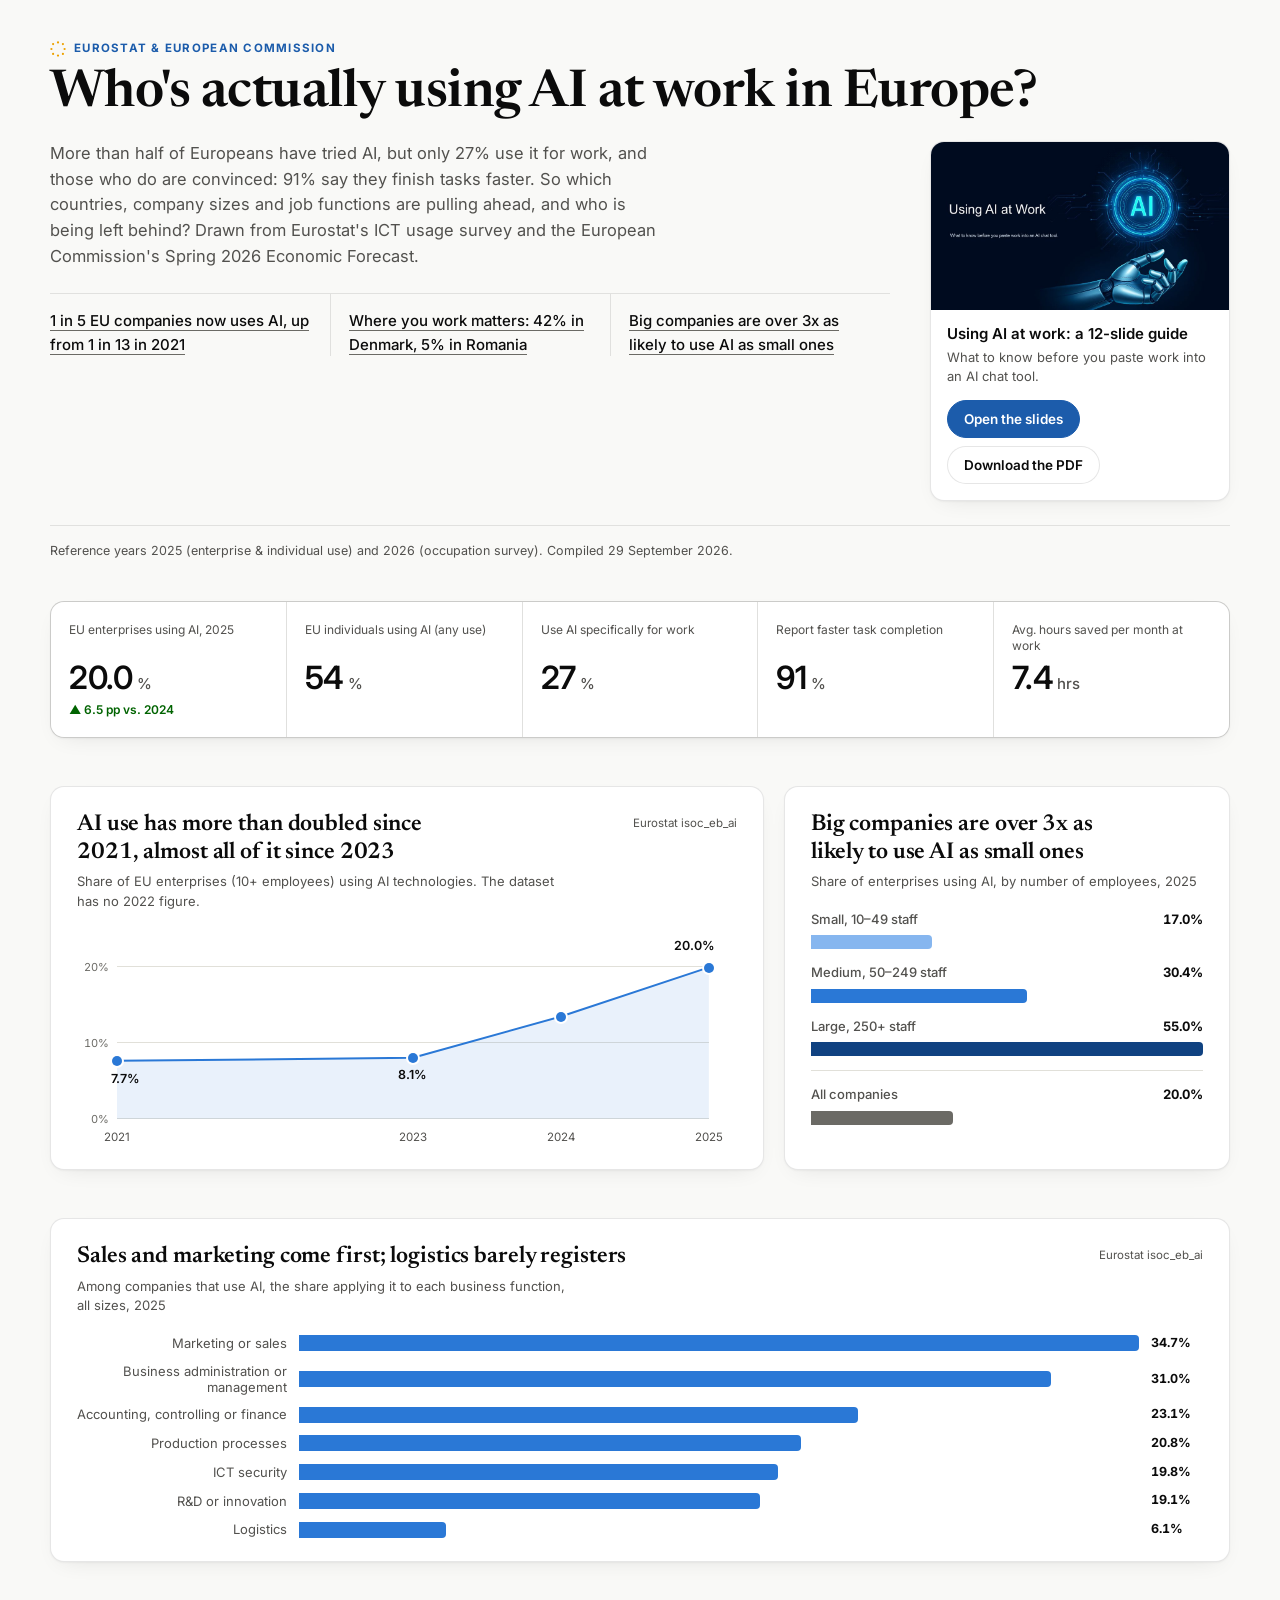
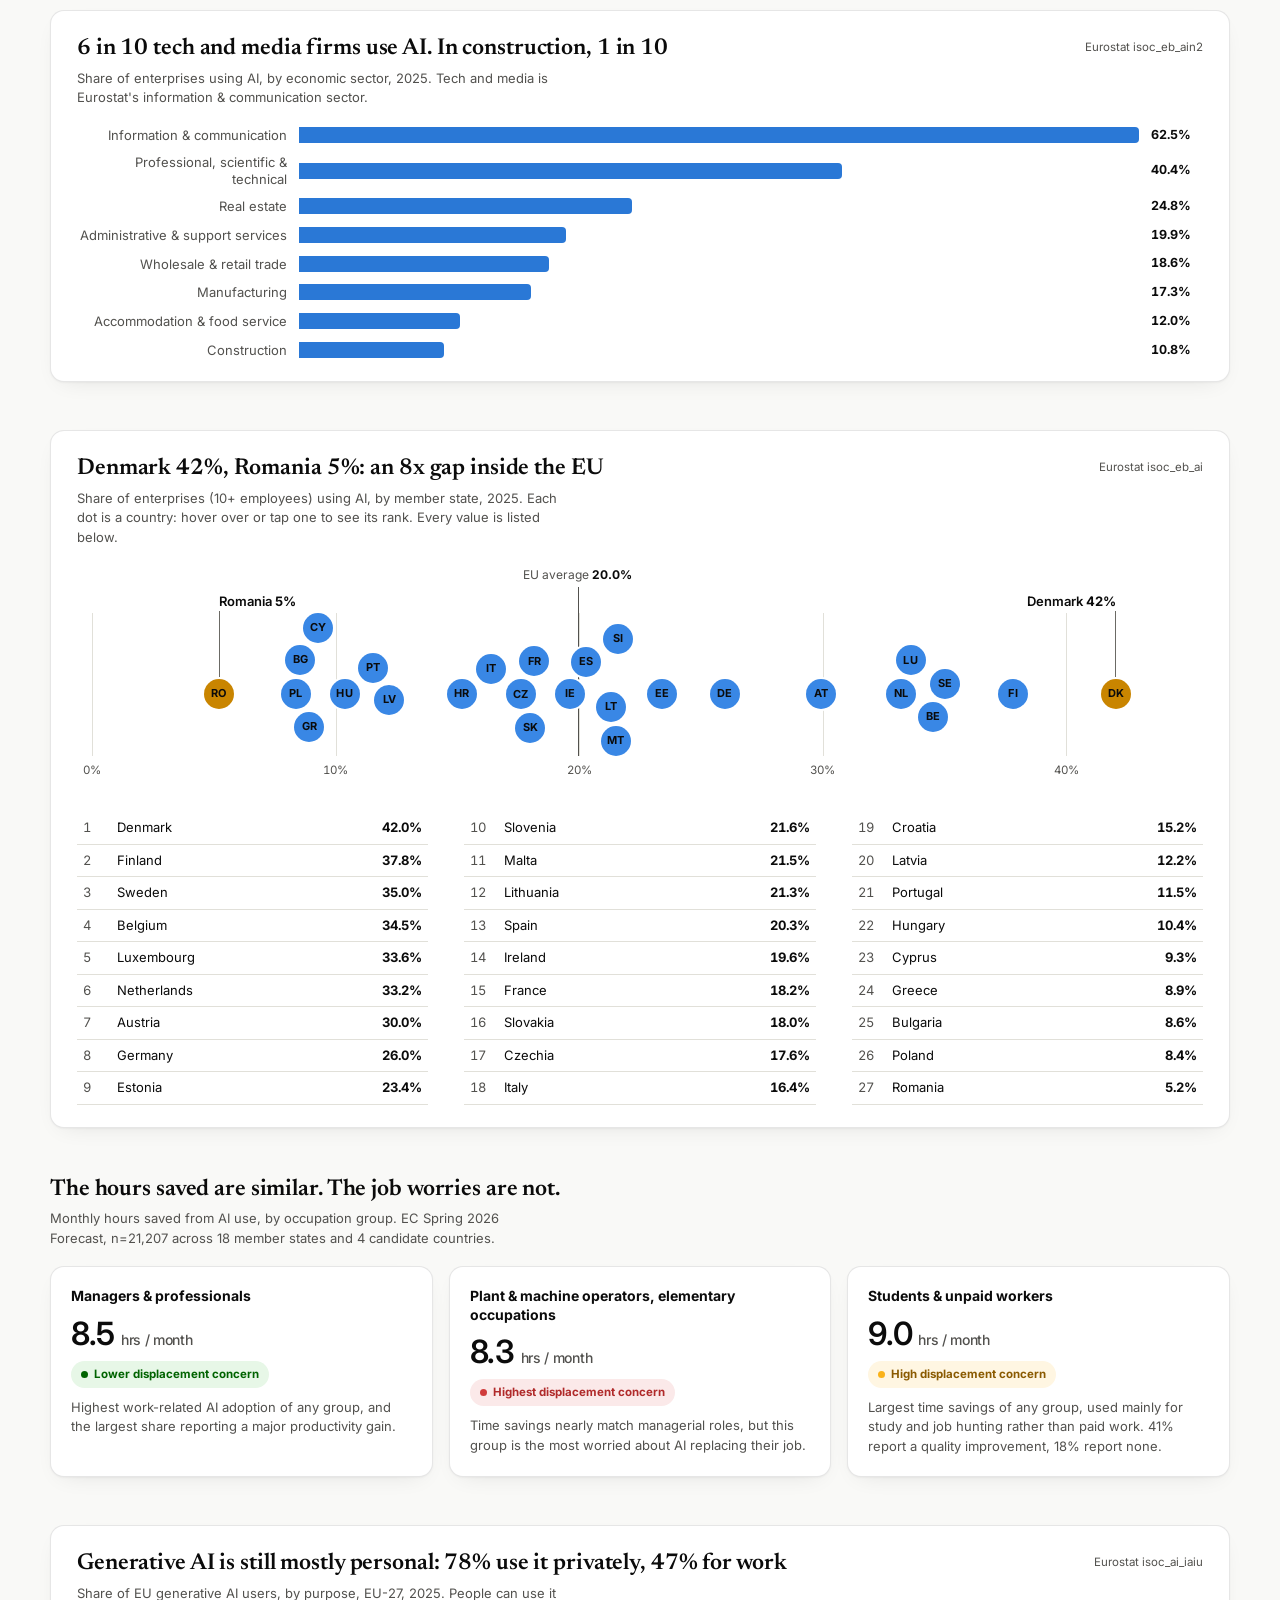
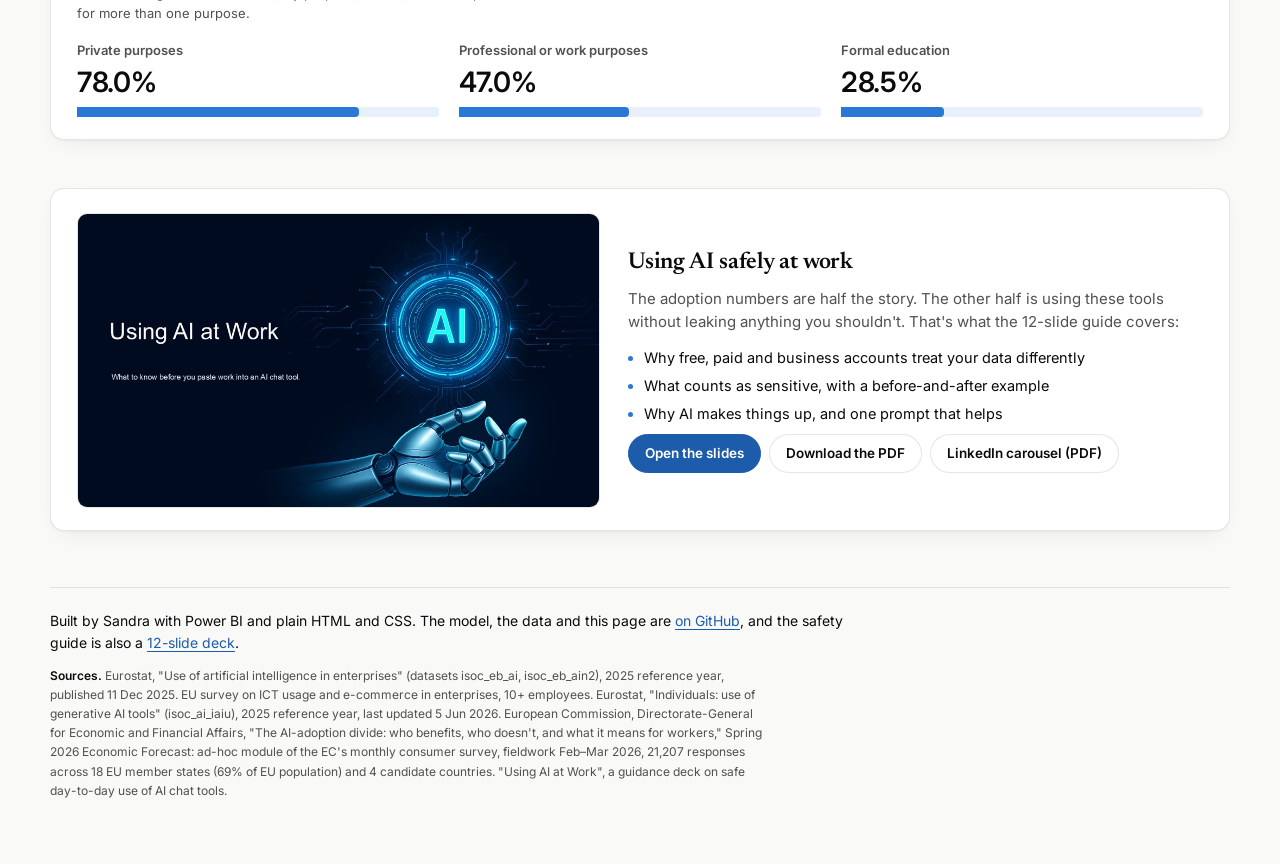
<file: docs/index.html>
<!doctype html>
<html lang="en">
<head>
<meta charset="utf-8">
<meta name="viewport" content="width=device-width, initial-scale=1">
<title>Who's Using AI at Work?</title>
<meta name="description" content="1 in 5 EU companies now uses AI, from 42% in Denmark to 5% in Romania. An interactive look at Eurostat and European Commission data, plus a 12-slide guide to using AI at work safely.">
<meta name="author" content="Sandra">
<link rel="canonical" href="https://sansanabria.github.io/ai-adoption-eu/">
<link rel="icon" href="favicon.svg" type="image/svg+xml">
<link rel="apple-touch-icon" href="assets/apple-touch-icon.png">
<meta name="theme-color" content="#f9f9f7" media="(prefers-color-scheme: light)">
<meta name="theme-color" content="#0d0d0d" media="(prefers-color-scheme: dark)">
<meta property="og:type" content="website">
<meta property="og:site_name" content="AI Adoption EU">
<meta property="og:title" content="Who's actually using AI at work in Europe?">
<meta property="og:description" content="1 in 5 EU companies now uses AI, from 42% in Denmark to 5% in Romania. Eurostat and European Commission data, charted, plus a guide to using AI at work safely.">
<meta property="og:url" content="https://sansanabria.github.io/ai-adoption-eu/">
<meta property="og:image" content="https://sansanabria.github.io/ai-adoption-eu/assets/og-image.png">
<meta property="og:image:width" content="1200">
<meta property="og:image:height" content="627">
<meta property="og:image:alt" content="The headline 'Who's actually using AI at work in Europe?' beside a tile map of EU countries shaded by AI adoption">
<meta name="twitter:card" content="summary_large_image">
<link rel="preconnect" href="https://fonts.googleapis.com">
<link rel="preconnect" href="https://fonts.gstatic.com" crossorigin>
<link rel="stylesheet" href="https://fonts.googleapis.com/css2?family=Newsreader:opsz,wght@6..72,600&family=Inter:wght@400;500;600;700&display=swap">
<link rel="stylesheet" href="styles.css">
<script src="dashboard.js" defer></script>
</head>
<body>
<div class="wrap">

<header class="report-head">
  <div class="eyebrow">
    <svg class="eu-dots" viewBox="0 0 16 16" aria-hidden="true">
      <circle cx="8" cy="1.4" r="1.1"/><circle cx="12.9" cy="3.1" r="1.1"/><circle cx="14.6" cy="8" r="1.1"/>
      <circle cx="12.9" cy="12.9" r="1.1"/><circle cx="8" cy="14.6" r="1.1"/><circle cx="3.1" cy="12.9" r="1.1"/>
      <circle cx="1.4" cy="8" r="1.1"/><circle cx="3.1" cy="3.1" r="1.1"/>
    </svg>
    Eurostat &amp; European Commission
  </div>
  <h1>Who's actually using AI at work in Europe?</h1>
  <div class="head-grid">
    <div>
      <p class="lede"><span data-check="lede-any">More than half</span> of Europeans have tried AI, but only <span data-check="lede-work">27%</span> use it for work, and those who do are convinced: <span data-check="lede-faster">91%</span> say they finish tasks faster. So which countries, company sizes and job functions are pulling ahead, and who is being left behind? Drawn from Eurostat's ICT usage survey and the European Commission's Spring 2026 Economic Forecast.</p>
      <ul class="takeaways" aria-label="Key findings">
        <li><a href="#trend"><span data-check="one-in-n-now">1 in 5</span> EU companies now uses AI, up from <span data-check="one-in-n-2021">1 in 13</span> in 2021</a></li>
        <li><a href="#countries">Where you work matters: <span data-check="dk">42%</span> in Denmark, <span data-check="ro">5%</span> in Romania</a></li>
        <li><a href="#size">Big companies are <span data-check="size-ratio">over 3x</span> as likely to use AI as small ones</a></li>
      </ul>
    </div>
    <aside class="deck-card" aria-labelledby="deck-card-title">
      <a class="deck-thumb" href="presentation.html" tabindex="-1" aria-hidden="true"><img src="assets/deck-preview.jpg" alt="" width="960" height="540"></a>
      <div class="deck-card-body">
        <p class="deck-card-title" id="deck-card-title">Using AI at work: a 12-slide guide</p>
        <p class="deck-card-sub">What to know before you paste work into an AI chat tool.</p>
        <div class="deck-actions">
          <a class="btn btn-primary" href="presentation.html">Open the slides</a>
          <a class="btn" href="downloads/using-ai-at-work-slides.pdf" download>Download the PDF</a>
        </div>
      </div>
    </aside>
  </div>
  <p class="updated">Reference years 2025 (enterprise &amp; individual use) and 2026 (occupation survey). Compiled 29 September 2026.</p>
</header>

<main class="stack">

  <section aria-label="Headline figures">
    <div class="kpi-row">
      <div class="kpi">
        <p class="kpi-label">EU enterprises using AI, 2025</p>
        <p class="kpi-value"><span data-check="kpi-enterprise">20.0</span><span class="kpi-unit">%</span></p>
        <p class="kpi-delta"><span aria-hidden="true">&#9650;</span><span class="sr-only">Up</span> <span data-check="kpi-enterprise-delta">6.5 pp</span> vs. 2024</p>
      </div>
      <div class="kpi">
        <p class="kpi-label">EU individuals using AI (any use)</p>
        <p class="kpi-value"><span data-check="kpi-any-use">54</span><span class="kpi-unit">%</span></p>
      </div>
      <div class="kpi">
        <p class="kpi-label">Use AI specifically for work</p>
        <p class="kpi-value"><span data-check="kpi-work">27</span><span class="kpi-unit">%</span></p>
      </div>
      <div class="kpi">
        <p class="kpi-label">Report faster task completion</p>
        <p class="kpi-value"><span data-check="kpi-faster">91</span><span class="kpi-unit">%</span></p>
      </div>
      <div class="kpi">
        <p class="kpi-label">Avg. hours saved per month at work</p>
        <p class="kpi-value"><span data-check="kpi-hours">7.4</span><span class="kpi-unit">hrs</span></p>
      </div>
    </div>
  </section>

  <div class="two-col">
    <section class="panel" id="trend" aria-labelledby="trend-title">
      <div class="section-head">
        <div>
          <h2 class="section-title" id="trend-title">AI use has <span data-check="trend-growth">more than doubled</span> since 2021, <span data-check="trend-since-2023">almost all of it since 2023</span></h2>
          <p class="section-sub">Share of EU enterprises (10+ employees) using AI technologies. The dataset has no 2022 figure.</p>
        </div>
        <p class="source-tag">Eurostat isoc_eb_ai</p>
      </div>
      <figure class="trend">
<!-- gen:trend -->
<div class="trend-plot">
<div class="trend-grid" style="--y:0"><span>0%</span></div>
<div class="trend-grid" style="--y:40"><span>10%</span></div>
<div class="trend-grid" style="--y:80"><span>20%</span></div>
<svg class="trend-svg" viewBox="0 0 100 100" preserveAspectRatio="none" aria-hidden="true" focusable="false"><path class="trend-area" d="M0.00 69.40 L50.00 67.76 L75.00 46.08 L100.00 20.20 L100 100 L0 100 Z"/><path class="trend-line" d="M0.00 69.40 L50.00 67.76 L75.00 46.08 L100.00 20.20"/></svg>
<button class="trend-pt" type="button" style="--x:0.00;--y:30.60" aria-label="2021: 7.7%" data-tip-label="2021" data-tip-value="7.7%"></button>
<span class="trend-lbl below start" style="--x:0.00;--y:30.60" aria-hidden="true" data-check="trend-2021">7.7%</span>
<button class="trend-pt" type="button" style="--x:50.00;--y:32.24" aria-label="2023: 8.1%" data-tip-label="2023" data-tip-value="8.1%"></button>
<span class="trend-lbl below" style="--x:50.00;--y:32.24" aria-hidden="true" data-check="trend-2023">8.1%</span>
<button class="trend-pt" type="button" style="--x:75.00;--y:53.92" aria-label="2024: 13.5%" data-tip-label="2024" data-tip-value="13.5%"></button>
<button class="trend-pt" type="button" style="--x:100.00;--y:79.80" aria-label="2025: 20.0%" data-tip-label="2025" data-tip-value="20.0%"></button>
<span class="trend-lbl end" style="--x:100.00;--y:79.80" aria-hidden="true" data-check="trend-2025">20.0%</span>
</div>
<div class="trend-x" aria-hidden="true"><span style="--x:0.00">2021</span><span style="--x:50.00">2023</span><span style="--x:75.00">2024</span><span style="--x:100.00">2025</span></div>
<div class="sr-only"><table><caption>Share of EU enterprises using AI, by year</caption><thead><tr><th scope="col">Year</th><th scope="col">Share</th></tr></thead><tbody><tr><th scope="row">2021</th><td data-check="trend-2021">7.7%</td></tr><tr><th scope="row">2023</th><td data-check="trend-2023">8.1%</td></tr><tr><th scope="row">2024</th><td data-check="trend-2024">13.5%</td></tr><tr><th scope="row">2025</th><td data-check="trend-2025">20.0%</td></tr></tbody></table></div>
<!-- /gen:trend -->
      </figure>
    </section>

    <section class="panel" id="size" aria-labelledby="size-title">
      <div class="section-head">
        <div>
          <h2 class="section-title" id="size-title">Big companies are <span data-check="size-ratio">over 3x</span> as likely to use AI as small ones</h2>
          <p class="section-sub">Share of enterprises using AI, by number of employees, 2025</p>
        </div>
      </div>
      <div class="size-list">
<!-- gen:sizes -->
<div class="size-row" data-chart="sizes" data-key="Small (10-49)" data-value="17.0" data-tip-label="Small, 10–49 staff" data-tip-value="17.0%"><div class="size-top"><span class="size-name">Small, 10–49 staff</span><span class="size-val">17.0%</span></div><div class="size-bar ord-1" style="width:30.9%"></div></div>
<div class="size-row" data-chart="sizes" data-key="Medium (50-249)" data-value="30.36" data-tip-label="Medium, 50–249 staff" data-tip-value="30.4%"><div class="size-top"><span class="size-name">Medium, 50–249 staff</span><span class="size-val">30.4%</span></div><div class="size-bar ord-2" style="width:55.2%"></div></div>
<div class="size-row" data-chart="sizes" data-key="Large (250+)" data-value="55.03" data-tip-label="Large, 250+ staff" data-tip-value="55.0%"><div class="size-top"><span class="size-name">Large, 250+ staff</span><span class="size-val">55.0%</span></div><div class="size-bar ord-3" style="width:100.0%"></div></div>
<div class="size-row size-ref" data-chart="sizes" data-key="All (10+)" data-value="19.95" data-tip-label="All companies" data-tip-value="20.0%"><div class="size-top"><span class="size-name">All companies</span><span class="size-val">20.0%</span></div><div class="size-bar ord-ref" style="width:36.3%"></div></div>
<!-- /gen:sizes -->
      </div>
    </section>
  </div>

  <section class="panel" id="functions" aria-labelledby="functions-title">
    <div class="section-head">
      <div>
        <h2 class="section-title" id="functions-title"><span data-check="functions-top">Sales and marketing</span> come first; <span data-check="functions-bottom">logistics</span> barely registers</h2>
        <p class="section-sub">Among companies that use AI, the share applying it to each business function, all sizes, 2025</p>
      </div>
      <p class="source-tag">Eurostat isoc_eb_ai</p>
    </div>
    <div class="hbar-chart">
<!-- gen:functions -->
<div class="hbar-row" data-chart="functions" data-key="Marketing or Sales" data-value="34.7" data-tip-label="Marketing or sales" data-tip-value="34.7%"><span class="hbar-label">Marketing or sales</span><span class="hbar-track"><span class="hbar-fill" style="width:100.0%"></span></span><span class="hbar-val">34.7%</span></div>
<div class="hbar-row" data-chart="functions" data-key="Business Administration or Management" data-value="31.04" data-tip-label="Business administration or management" data-tip-value="31.0%"><span class="hbar-label">Business administration or management</span><span class="hbar-track"><span class="hbar-fill" style="width:89.5%"></span></span><span class="hbar-val">31.0%</span></div>
<div class="hbar-row" data-chart="functions" data-key="Accounting, Controlling or Finance" data-value="23.11" data-tip-label="Accounting, controlling or finance" data-tip-value="23.1%"><span class="hbar-label">Accounting, controlling or finance</span><span class="hbar-track"><span class="hbar-fill" style="width:66.6%"></span></span><span class="hbar-val">23.1%</span></div>
<div class="hbar-row" data-chart="functions" data-key="Production Processes" data-value="20.76" data-tip-label="Production processes" data-tip-value="20.8%"><span class="hbar-label">Production processes</span><span class="hbar-track"><span class="hbar-fill" style="width:59.8%"></span></span><span class="hbar-val">20.8%</span></div>
<div class="hbar-row" data-chart="functions" data-key="ICT Security" data-value="19.77" data-tip-label="ICT security" data-tip-value="19.8%"><span class="hbar-label">ICT security</span><span class="hbar-track"><span class="hbar-fill" style="width:57.0%"></span></span><span class="hbar-val">19.8%</span></div>
<div class="hbar-row" data-chart="functions" data-key="R&amp;D or Innovation" data-value="19.05" data-tip-label="R&amp;D or innovation" data-tip-value="19.1%"><span class="hbar-label">R&amp;D or innovation</span><span class="hbar-track"><span class="hbar-fill" style="width:54.9%"></span></span><span class="hbar-val">19.1%</span></div>
<div class="hbar-row" data-chart="functions" data-key="Logistics" data-value="6.08" data-tip-label="Logistics" data-tip-value="6.1%"><span class="hbar-label">Logistics</span><span class="hbar-track"><span class="hbar-fill" style="width:17.5%"></span></span><span class="hbar-val">6.1%</span></div>
<!-- /gen:functions -->
    </div>
  </section>

  <section class="panel" id="sectors" aria-labelledby="sectors-title">
    <div class="section-head">
      <div>
        <h2 class="section-title" id="sectors-title"><span data-check="ict-share">6 in 10</span> tech and media firms use AI. In construction, <span data-check="construction-share">1 in 10</span></h2>
        <p class="section-sub">Share of enterprises using AI, by economic sector, 2025. Tech and media is Eurostat's information &amp; communication sector.</p>
      </div>
      <p class="source-tag">Eurostat isoc_eb_ain2</p>
    </div>
    <div class="hbar-chart">
<!-- gen:sectors -->
<div class="hbar-row" data-chart="sectors" data-key="Information and Communication" data-value="62.52" data-tip-label="Information &amp; communication" data-tip-value="62.5%"><span class="hbar-label">Information &amp; communication</span><span class="hbar-track"><span class="hbar-fill" style="width:100.0%"></span></span><span class="hbar-val">62.5%</span></div>
<div class="hbar-row" data-chart="sectors" data-key="Professional, Scientific and Technical Activities" data-value="40.43" data-tip-label="Professional, scientific &amp; technical" data-tip-value="40.4%"><span class="hbar-label">Professional, scientific &amp; technical</span><span class="hbar-track"><span class="hbar-fill" style="width:64.7%"></span></span><span class="hbar-val">40.4%</span></div>
<div class="hbar-row" data-chart="sectors" data-key="Real Estate Activities" data-value="24.76" data-tip-label="Real estate" data-tip-value="24.8%"><span class="hbar-label">Real estate</span><span class="hbar-track"><span class="hbar-fill" style="width:39.6%"></span></span><span class="hbar-val">24.8%</span></div>
<div class="hbar-row" data-chart="sectors" data-key="Administrative and Support Service" data-value="19.86" data-tip-label="Administrative &amp; support services" data-tip-value="19.9%"><span class="hbar-label">Administrative &amp; support services</span><span class="hbar-track"><span class="hbar-fill" style="width:31.8%"></span></span><span class="hbar-val">19.9%</span></div>
<div class="hbar-row" data-chart="sectors" data-key="Wholesale and Retail Trade" data-value="18.62" data-tip-label="Wholesale &amp; retail trade" data-tip-value="18.6%"><span class="hbar-label">Wholesale &amp; retail trade</span><span class="hbar-track"><span class="hbar-fill" style="width:29.8%"></span></span><span class="hbar-val">18.6%</span></div>
<div class="hbar-row" data-chart="sectors" data-key="Manufacturing" data-value="17.27" data-tip-label="Manufacturing" data-tip-value="17.3%"><span class="hbar-label">Manufacturing</span><span class="hbar-track"><span class="hbar-fill" style="width:27.6%"></span></span><span class="hbar-val">17.3%</span></div>
<div class="hbar-row" data-chart="sectors" data-key="Accommodation and Food Service" data-value="11.98" data-tip-label="Accommodation &amp; food service" data-tip-value="12.0%"><span class="hbar-label">Accommodation &amp; food service</span><span class="hbar-track"><span class="hbar-fill" style="width:19.2%"></span></span><span class="hbar-val">12.0%</span></div>
<div class="hbar-row" data-chart="sectors" data-key="Construction" data-value="10.79" data-tip-label="Construction" data-tip-value="10.8%"><span class="hbar-label">Construction</span><span class="hbar-track"><span class="hbar-fill" style="width:17.3%"></span></span><span class="hbar-val">10.8%</span></div>
<!-- /gen:sectors -->
    </div>
  </section>

  <section class="panel" id="countries" aria-labelledby="countries-title">
    <div class="section-head">
      <div>
        <h2 class="section-title" id="countries-title"><span data-check="country-top">Denmark</span> <span data-check="dk">42%</span>, <span data-check="country-bottom">Romania</span> <span data-check="ro">5%</span>: an <span data-check="dk-ro-ratio">8x</span> gap inside the EU</h2>
        <p class="section-sub">Share of enterprises (10+ employees) using AI, by member state, 2025. Each dot is a country: hover over or tap one to see its rank. Every value is listed below.</p>
      </div>
      <p class="source-tag">Eurostat isoc_eb_ai</p>
    </div>
    <figure class="dotplot">
<!-- gen:dotplot -->
<div class="dp" style="--span:4.760"><div class="dp-inner">
<div class="dp-avg-row"><span class="dp-avg-label" style="--v:44.33">EU average <b data-check="eu-average">20.0%</b></span></div>
<div class="dp-call-row"><span class="dp-call dp-call-lo" style="--v:11.58;--lead:2.196"><span data-check="country-bottom">Romania</span> <b data-check="ro">5%</b></span><span class="dp-call dp-call-hi" style="--v:93.40;--lead:2.196"><span data-check="country-top">Denmark</span> <b data-check="dk">42%</b></span></div>
<div class="dp-field" role="img" aria-label="Each dot is an EU country, placed by the share of its companies using AI. Denmark is highest at 42% and Romania lowest at 5%. The ranked list below has every value."><span class="dp-grid" style="--v:0.00"></span><span class="dp-grid" style="--v:22.22"></span><span class="dp-grid" style="--v:44.44"></span><span class="dp-grid" style="--v:66.67"></span><span class="dp-grid" style="--v:88.89"></span><span class="dp-avg" data-chart="eu-average" data-key="EU" data-value="19.95" style="--v:44.33"></span>
<span class="dp-dot lo" data-chart="countries" data-key="Romania" data-value="5.21" data-code="RO" data-tip-label="Romania" data-tip-value="5.2%" data-tip-note="27th of 27" style="--v:11.58;--y:0.316"><span class="dp-code">RO</span></span>
<span class="dp-dot" data-chart="countries" data-key="Poland" data-value="8.36" data-code="PL" data-tip-label="Poland" data-tip-value="8.4%" data-tip-note="26th of 27" style="--v:18.58;--y:0.316"><span class="dp-code">PL</span></span>
<span class="dp-dot" data-chart="countries" data-key="Bulgaria" data-value="8.55" data-code="BG" data-tip-label="Bulgaria" data-tip-value="8.6%" data-tip-note="25th of 27" style="--v:19.00;--y:-0.828"><span class="dp-code">BG</span></span>
<span class="dp-dot" data-chart="countries" data-key="Greece" data-value="8.93" data-code="GR" data-tip-label="Greece" data-tip-value="8.9%" data-tip-note="24th of 27" style="--v:19.84;--y:1.406"><span class="dp-code">GR</span></span>
<span class="dp-dot" data-chart="countries" data-key="Cyprus" data-value="9.27" data-code="CY" data-tip-label="Cyprus" data-tip-value="9.3%" data-tip-note="23rd of 27" style="--v:20.60;--y:-1.880"><span class="dp-code">CY</span></span>
<span class="dp-dot" data-chart="countries" data-key="Hungary" data-value="10.37" data-code="HU" data-tip-label="Hungary" data-tip-value="10.4%" data-tip-note="22nd of 27" style="--v:23.04;--y:0.316"><span class="dp-code">HU</span></span>
<span class="dp-dot" data-chart="countries" data-key="Portugal" data-value="11.54" data-code="PT" data-tip-label="Portugal" data-tip-value="11.5%" data-tip-note="21st of 27" style="--v:25.64;--y:-0.552"><span class="dp-code">PT</span></span>
<span class="dp-dot" data-chart="countries" data-key="Latvia" data-value="12.21" data-code="LV" data-tip-label="Latvia" data-tip-value="12.2%" data-tip-note="20th of 27" style="--v:27.13;--y:0.513"><span class="dp-code">LV</span></span>
<span class="dp-dot" data-chart="countries" data-key="Croatia" data-value="15.19" data-code="HR" data-tip-label="Croatia" data-tip-value="15.2%" data-tip-note="19th of 27" style="--v:33.76;--y:0.316"><span class="dp-code">HR</span></span>
<span class="dp-dot" data-chart="countries" data-key="Italy" data-value="16.4" data-code="IT" data-tip-label="Italy" data-tip-value="16.4%" data-tip-note="18th of 27" style="--v:36.44;--y:-0.529"><span class="dp-code">IT</span></span>
<span class="dp-dot" data-chart="countries" data-key="Czechia" data-value="17.6" data-code="CZ" data-tip-label="Czechia" data-tip-value="17.6%" data-tip-note="17th of 27" style="--v:39.11;--y:0.322"><span class="dp-code">CZ</span></span>
<span class="dp-dot" data-chart="countries" data-key="Slovakia" data-value="18.0" data-code="SK" data-tip-label="Slovakia" data-tip-value="18.0%" data-tip-note="16th of 27" style="--v:40.00;--y:1.442"><span class="dp-code">SK</span></span>
<span class="dp-dot" data-chart="countries" data-key="France" data-value="18.16" data-code="FR" data-tip-label="France" data-tip-value="18.2%" data-tip-note="15th of 27" style="--v:40.36;--y:-0.770"><span class="dp-code">FR</span></span>
<span class="dp-dot" data-chart="countries" data-key="Ireland" data-value="19.64" data-code="IE" data-tip-label="Ireland" data-tip-value="19.6%" data-tip-note="14th of 27" style="--v:43.64;--y:0.316"><span class="dp-code">IE</span></span>
<span class="dp-dot" data-chart="countries" data-key="Spain" data-value="20.27" data-code="ES" data-tip-label="Spain" data-tip-value="20.3%" data-tip-note="13th of 27" style="--v:45.04;--y:-0.760"><span class="dp-code">ES</span></span>
<span class="dp-dot" data-chart="countries" data-key="Lithuania" data-value="21.3" data-code="LT" data-tip-label="Lithuania" data-tip-value="21.3%" data-tip-note="12th of 27" style="--v:47.33;--y:0.738"><span class="dp-code">LT</span></span>
<span class="dp-dot" data-chart="countries" data-key="Malta" data-value="21.51" data-code="MT" data-tip-label="Malta" data-tip-value="21.5%" data-tip-note="11th of 27" style="--v:47.80;--y:1.880"><span class="dp-code">MT</span></span>
<span class="dp-dot" data-chart="countries" data-key="Slovenia" data-value="21.61" data-code="SI" data-tip-label="Slovenia" data-tip-value="21.6%" data-tip-note="10th of 27" style="--v:48.02;--y:-1.520"><span class="dp-code">SI</span></span>
<span class="dp-dot" data-chart="countries" data-key="Estonia" data-value="23.4" data-code="EE" data-tip-label="Estonia" data-tip-value="23.4%" data-tip-note="9th of 27" style="--v:52.00;--y:0.316"><span class="dp-code">EE</span></span>
<span class="dp-dot" data-chart="countries" data-key="Germany" data-value="25.97" data-code="DE" data-tip-label="Germany" data-tip-value="26.0%" data-tip-note="8th of 27" style="--v:57.71;--y:0.316"><span class="dp-code">DE</span></span>
<span class="dp-dot" data-chart="countries" data-key="Austria" data-value="29.95" data-code="AT" data-tip-label="Austria" data-tip-value="30.0%" data-tip-note="7th of 27" style="--v:66.56;--y:0.316"><span class="dp-code">AT</span></span>
<span class="dp-dot" data-chart="countries" data-key="Netherlands" data-value="33.21" data-code="NL" data-tip-label="Netherlands" data-tip-value="33.2%" data-tip-note="6th of 27" style="--v:73.80;--y:0.316"><span class="dp-code">NL</span></span>
<span class="dp-dot" data-chart="countries" data-key="Luxembourg" data-value="33.61" data-code="LU" data-tip-label="Luxembourg" data-tip-value="33.6%" data-tip-note="5th of 27" style="--v:74.69;--y:-0.805"><span class="dp-code">LU</span></span>
<span class="dp-dot" data-chart="countries" data-key="Belgium" data-value="34.54" data-code="BE" data-tip-label="Belgium" data-tip-value="34.5%" data-tip-note="4th of 27" style="--v:76.76;--y:1.083"><span class="dp-code">BE</span></span>
<span class="dp-dot" data-chart="countries" data-key="Sweden" data-value="35.04" data-code="SE" data-tip-label="Sweden" data-tip-value="35.0%" data-tip-note="3rd of 27" style="--v:77.87;--y:-0.021"><span class="dp-code">SE</span></span>
<span class="dp-dot" data-chart="countries" data-key="Finland" data-value="37.82" data-code="FI" data-tip-label="Finland" data-tip-value="37.8%" data-tip-note="2nd of 27" style="--v:84.04;--y:0.316"><span class="dp-code">FI</span></span>
<span class="dp-dot hi" data-chart="countries" data-key="Denmark" data-value="42.03" data-code="DK" data-tip-label="Denmark" data-tip-value="42.0%" data-tip-note="1st of 27" style="--v:93.40;--y:0.316"><span class="dp-code">DK</span></span>
</div>
<div class="dp-axis" aria-hidden="true"><span style="--v:0.00">0%</span><span style="--v:22.22">10%</span><span style="--v:44.44">20%</span><span style="--v:66.67">30%</span><span style="--v:88.89">40%</span></div>
</div></div>
<!-- /gen:dotplot -->
    </figure>
<!-- gen:country-table -->
<ol class="rank-list" aria-label="All countries, ranked by share of companies using AI">
<li data-chart="countries-table" data-key="Denmark" data-value="42.03" data-code="DK" data-tip-label="Denmark" data-tip-value="42.0%" data-tip-note="1st of 27"><span class="rk">1</span><span class="nm">Denmark</span><span class="tbl-val">42.0%</span></li>
<li data-chart="countries-table" data-key="Finland" data-value="37.82" data-code="FI" data-tip-label="Finland" data-tip-value="37.8%" data-tip-note="2nd of 27"><span class="rk">2</span><span class="nm">Finland</span><span class="tbl-val">37.8%</span></li>
<li data-chart="countries-table" data-key="Sweden" data-value="35.04" data-code="SE" data-tip-label="Sweden" data-tip-value="35.0%" data-tip-note="3rd of 27"><span class="rk">3</span><span class="nm">Sweden</span><span class="tbl-val">35.0%</span></li>
<li data-chart="countries-table" data-key="Belgium" data-value="34.54" data-code="BE" data-tip-label="Belgium" data-tip-value="34.5%" data-tip-note="4th of 27"><span class="rk">4</span><span class="nm">Belgium</span><span class="tbl-val">34.5%</span></li>
<li data-chart="countries-table" data-key="Luxembourg" data-value="33.61" data-code="LU" data-tip-label="Luxembourg" data-tip-value="33.6%" data-tip-note="5th of 27"><span class="rk">5</span><span class="nm">Luxembourg</span><span class="tbl-val">33.6%</span></li>
<li data-chart="countries-table" data-key="Netherlands" data-value="33.21" data-code="NL" data-tip-label="Netherlands" data-tip-value="33.2%" data-tip-note="6th of 27"><span class="rk">6</span><span class="nm">Netherlands</span><span class="tbl-val">33.2%</span></li>
<li data-chart="countries-table" data-key="Austria" data-value="29.95" data-code="AT" data-tip-label="Austria" data-tip-value="30.0%" data-tip-note="7th of 27"><span class="rk">7</span><span class="nm">Austria</span><span class="tbl-val">30.0%</span></li>
<li data-chart="countries-table" data-key="Germany" data-value="25.97" data-code="DE" data-tip-label="Germany" data-tip-value="26.0%" data-tip-note="8th of 27"><span class="rk">8</span><span class="nm">Germany</span><span class="tbl-val">26.0%</span></li>
<li data-chart="countries-table" data-key="Estonia" data-value="23.4" data-code="EE" data-tip-label="Estonia" data-tip-value="23.4%" data-tip-note="9th of 27"><span class="rk">9</span><span class="nm">Estonia</span><span class="tbl-val">23.4%</span></li>
<li data-chart="countries-table" data-key="Slovenia" data-value="21.61" data-code="SI" data-tip-label="Slovenia" data-tip-value="21.6%" data-tip-note="10th of 27"><span class="rk">10</span><span class="nm">Slovenia</span><span class="tbl-val">21.6%</span></li>
<li data-chart="countries-table" data-key="Malta" data-value="21.51" data-code="MT" data-tip-label="Malta" data-tip-value="21.5%" data-tip-note="11th of 27"><span class="rk">11</span><span class="nm">Malta</span><span class="tbl-val">21.5%</span></li>
<li data-chart="countries-table" data-key="Lithuania" data-value="21.3" data-code="LT" data-tip-label="Lithuania" data-tip-value="21.3%" data-tip-note="12th of 27"><span class="rk">12</span><span class="nm">Lithuania</span><span class="tbl-val">21.3%</span></li>
<li data-chart="countries-table" data-key="Spain" data-value="20.27" data-code="ES" data-tip-label="Spain" data-tip-value="20.3%" data-tip-note="13th of 27"><span class="rk">13</span><span class="nm">Spain</span><span class="tbl-val">20.3%</span></li>
<li data-chart="countries-table" data-key="Ireland" data-value="19.64" data-code="IE" data-tip-label="Ireland" data-tip-value="19.6%" data-tip-note="14th of 27"><span class="rk">14</span><span class="nm">Ireland</span><span class="tbl-val">19.6%</span></li>
<li data-chart="countries-table" data-key="France" data-value="18.16" data-code="FR" data-tip-label="France" data-tip-value="18.2%" data-tip-note="15th of 27"><span class="rk">15</span><span class="nm">France</span><span class="tbl-val">18.2%</span></li>
<li data-chart="countries-table" data-key="Slovakia" data-value="18.0" data-code="SK" data-tip-label="Slovakia" data-tip-value="18.0%" data-tip-note="16th of 27"><span class="rk">16</span><span class="nm">Slovakia</span><span class="tbl-val">18.0%</span></li>
<li data-chart="countries-table" data-key="Czechia" data-value="17.6" data-code="CZ" data-tip-label="Czechia" data-tip-value="17.6%" data-tip-note="17th of 27"><span class="rk">17</span><span class="nm">Czechia</span><span class="tbl-val">17.6%</span></li>
<li data-chart="countries-table" data-key="Italy" data-value="16.4" data-code="IT" data-tip-label="Italy" data-tip-value="16.4%" data-tip-note="18th of 27"><span class="rk">18</span><span class="nm">Italy</span><span class="tbl-val">16.4%</span></li>
<li data-chart="countries-table" data-key="Croatia" data-value="15.19" data-code="HR" data-tip-label="Croatia" data-tip-value="15.2%" data-tip-note="19th of 27"><span class="rk">19</span><span class="nm">Croatia</span><span class="tbl-val">15.2%</span></li>
<li data-chart="countries-table" data-key="Latvia" data-value="12.21" data-code="LV" data-tip-label="Latvia" data-tip-value="12.2%" data-tip-note="20th of 27"><span class="rk">20</span><span class="nm">Latvia</span><span class="tbl-val">12.2%</span></li>
<li data-chart="countries-table" data-key="Portugal" data-value="11.54" data-code="PT" data-tip-label="Portugal" data-tip-value="11.5%" data-tip-note="21st of 27"><span class="rk">21</span><span class="nm">Portugal</span><span class="tbl-val">11.5%</span></li>
<li data-chart="countries-table" data-key="Hungary" data-value="10.37" data-code="HU" data-tip-label="Hungary" data-tip-value="10.4%" data-tip-note="22nd of 27"><span class="rk">22</span><span class="nm">Hungary</span><span class="tbl-val">10.4%</span></li>
<li data-chart="countries-table" data-key="Cyprus" data-value="9.27" data-code="CY" data-tip-label="Cyprus" data-tip-value="9.3%" data-tip-note="23rd of 27"><span class="rk">23</span><span class="nm">Cyprus</span><span class="tbl-val">9.3%</span></li>
<li data-chart="countries-table" data-key="Greece" data-value="8.93" data-code="GR" data-tip-label="Greece" data-tip-value="8.9%" data-tip-note="24th of 27"><span class="rk">24</span><span class="nm">Greece</span><span class="tbl-val">8.9%</span></li>
<li data-chart="countries-table" data-key="Bulgaria" data-value="8.55" data-code="BG" data-tip-label="Bulgaria" data-tip-value="8.6%" data-tip-note="25th of 27"><span class="rk">25</span><span class="nm">Bulgaria</span><span class="tbl-val">8.6%</span></li>
<li data-chart="countries-table" data-key="Poland" data-value="8.36" data-code="PL" data-tip-label="Poland" data-tip-value="8.4%" data-tip-note="26th of 27"><span class="rk">26</span><span class="nm">Poland</span><span class="tbl-val">8.4%</span></li>
<li data-chart="countries-table" data-key="Romania" data-value="5.21" data-code="RO" data-tip-label="Romania" data-tip-value="5.2%" data-tip-note="27th of 27"><span class="rk">27</span><span class="nm">Romania</span><span class="tbl-val">5.2%</span></li>
</ol>
<!-- /gen:country-table -->
  </section>

  <section id="occupations" aria-labelledby="occ-title">
    <div class="section-head">
      <div>
        <h2 class="section-title" id="occ-title">The hours saved are <span data-check="occ-similar">similar</span>. The job worries are not.</h2>
        <p class="section-sub">Monthly hours saved from AI use, by occupation group. EC Spring 2026 Forecast, n=21,207 across 18 member states and 4 candidate countries.</p>
      </div>
    </div>
    <div class="occ-grid">
      <article class="occ-card">
        <h3 class="occ-title">Managers &amp; professionals</h3>
        <p class="occ-hours"><span data-check="occ-managers">8.5</span><span class="occ-unit">hrs / month</span></p>
        <p class="chip good" data-check="occ-managers-concern"><span class="dot" aria-hidden="true"></span>Lower displacement concern</p>
        <p class="occ-desc">Highest work-related AI adoption of any group, and the largest share reporting a major productivity gain.</p>
      </article>
      <article class="occ-card">
        <h3 class="occ-title">Plant &amp; machine operators, elementary occupations</h3>
        <p class="occ-hours"><span data-check="occ-operators">8.3</span><span class="occ-unit">hrs / month</span></p>
        <p class="chip critical" data-check="occ-operators-concern"><span class="dot" aria-hidden="true"></span>Highest displacement concern</p>
        <p class="occ-desc">Time savings nearly match managerial roles, but this group is the most worried about AI replacing their job.</p>
      </article>
      <article class="occ-card">
        <h3 class="occ-title">Students &amp; unpaid workers</h3>
        <p class="occ-hours"><span data-check="occ-students">9.0</span><span class="occ-unit">hrs / month</span></p>
        <p class="chip warning" data-check="occ-students-concern"><span class="dot" aria-hidden="true"></span>High displacement concern</p>
        <p class="occ-desc">Largest time savings of any group, used mainly for study and job hunting rather than paid work. <span data-check="occ-students-better">41%</span> report a quality improvement, <span data-check="occ-students-none">18%</span> report none.</p>
      </article>
    </div>
  </section>

  <section class="panel" id="genai" aria-labelledby="genai-title">
    <div class="section-head">
      <div>
        <h2 class="section-title" id="genai-title">Generative AI is still mostly personal: <span data-check="genai-private">78%</span> use it privately, <span data-check="genai-work">47%</span> for work</h2>
        <p class="section-sub">Share of EU generative AI users, by purpose, EU-27, 2025. People can use it for more than one purpose.</p>
      </div>
      <p class="source-tag">Eurostat isoc_ai_iaiu</p>
    </div>
    <div class="purpose-grid">
<!-- gen:genai -->
<div data-chart="genai" data-key="private" data-value="78.04"><p class="purpose-name">Private purposes</p><p class="purpose-value">78.0%</p><div class="purpose-track"><div class="purpose-fill" style="width:78.0%"></div></div></div>
<div data-chart="genai" data-key="work" data-value="47.02"><p class="purpose-name">Professional or work purposes</p><p class="purpose-value">47.0%</p><div class="purpose-track"><div class="purpose-fill" style="width:47.0%"></div></div></div>
<div data-chart="genai" data-key="education" data-value="28.54"><p class="purpose-name">Formal education</p><p class="purpose-value">28.5%</p><div class="purpose-track"><div class="purpose-fill" style="width:28.5%"></div></div></div>
<!-- /gen:genai -->
    </div>
  </section>

  <section class="panel deck-feature" id="guide" aria-labelledby="guide-title">
    <a class="deck-feature-media" href="presentation.html" tabindex="-1" aria-hidden="true"><img src="assets/deck-preview.jpg" alt="" width="960" height="540" loading="lazy"></a>
    <div>
      <h2 class="section-title" id="guide-title">Using AI safely at work</h2>
      <p class="deck-feature-lede">The adoption numbers are half the story. The other half is using these tools without leaking anything you shouldn't. That's what the 12-slide guide covers:</p>
      <ul class="teasers">
        <li>Why free, paid and business accounts treat your data differently</li>
        <li>What counts as sensitive, with a before-and-after example</li>
        <li>Why AI makes things up, and one prompt that helps</li>
      </ul>
      <div class="deck-actions">
        <a class="btn btn-primary" href="presentation.html">Open the slides</a>
        <a class="btn" href="downloads/using-ai-at-work-slides.pdf" download>Download the PDF</a>
        <a class="btn" href="downloads/using-ai-at-work-linkedin.pdf" download>LinkedIn carousel (PDF)</a>
      </div>
    </div>
  </section>

</main>

<footer>
  <p class="credit">Built by Sandra with Power BI and plain HTML and CSS. The model, the data and this page are <a href="https://github.com/sansanabria/ai-adoption-eu">on GitHub</a>, and the safety guide is also a <a href="presentation.html">12-slide deck</a>.</p>
  <p class="src"><b>Sources.</b> Eurostat, "Use of artificial intelligence in enterprises" (datasets isoc_eb_ai,
    isoc_eb_ain2), 2025 reference year, published 11 Dec 2025. EU survey on ICT usage and e-commerce in
    enterprises, 10+ employees. Eurostat, "Individuals: use of generative AI tools" (isoc_ai_iaiu), 2025 reference
    year, last updated 5 Jun 2026. European Commission, Directorate-General for Economic and Financial Affairs,
    "The AI-adoption divide: who benefits, who doesn't, and what it means for workers," Spring 2026 Economic
    Forecast: ad-hoc module of the EC's monthly consumer survey, fieldwork Feb&ndash;Mar 2026, 21,207
    responses across 18 EU member states (69% of EU population) and 4 candidate countries. "Using AI at Work", a
    guidance deck on safe day-to-day use of AI chat tools.</p>
</footer>

</div>
</body>
</html>
</file>
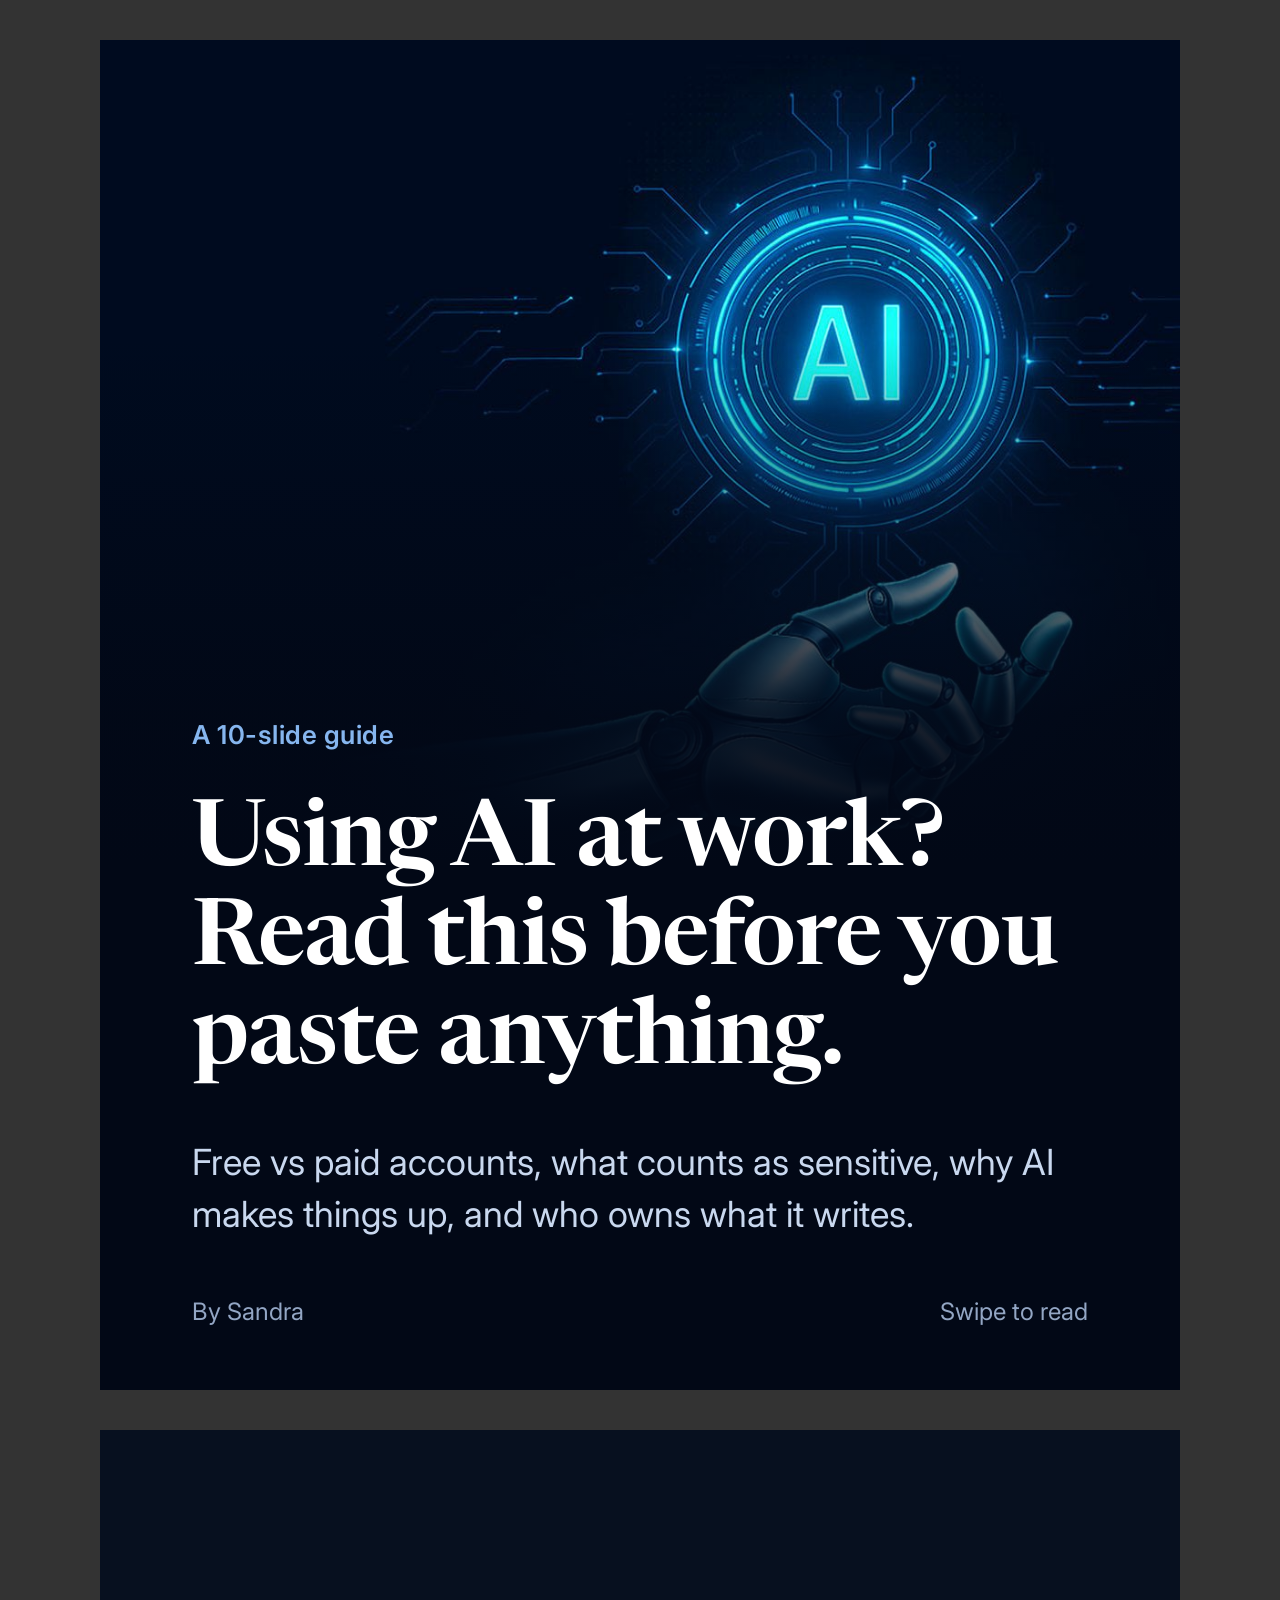
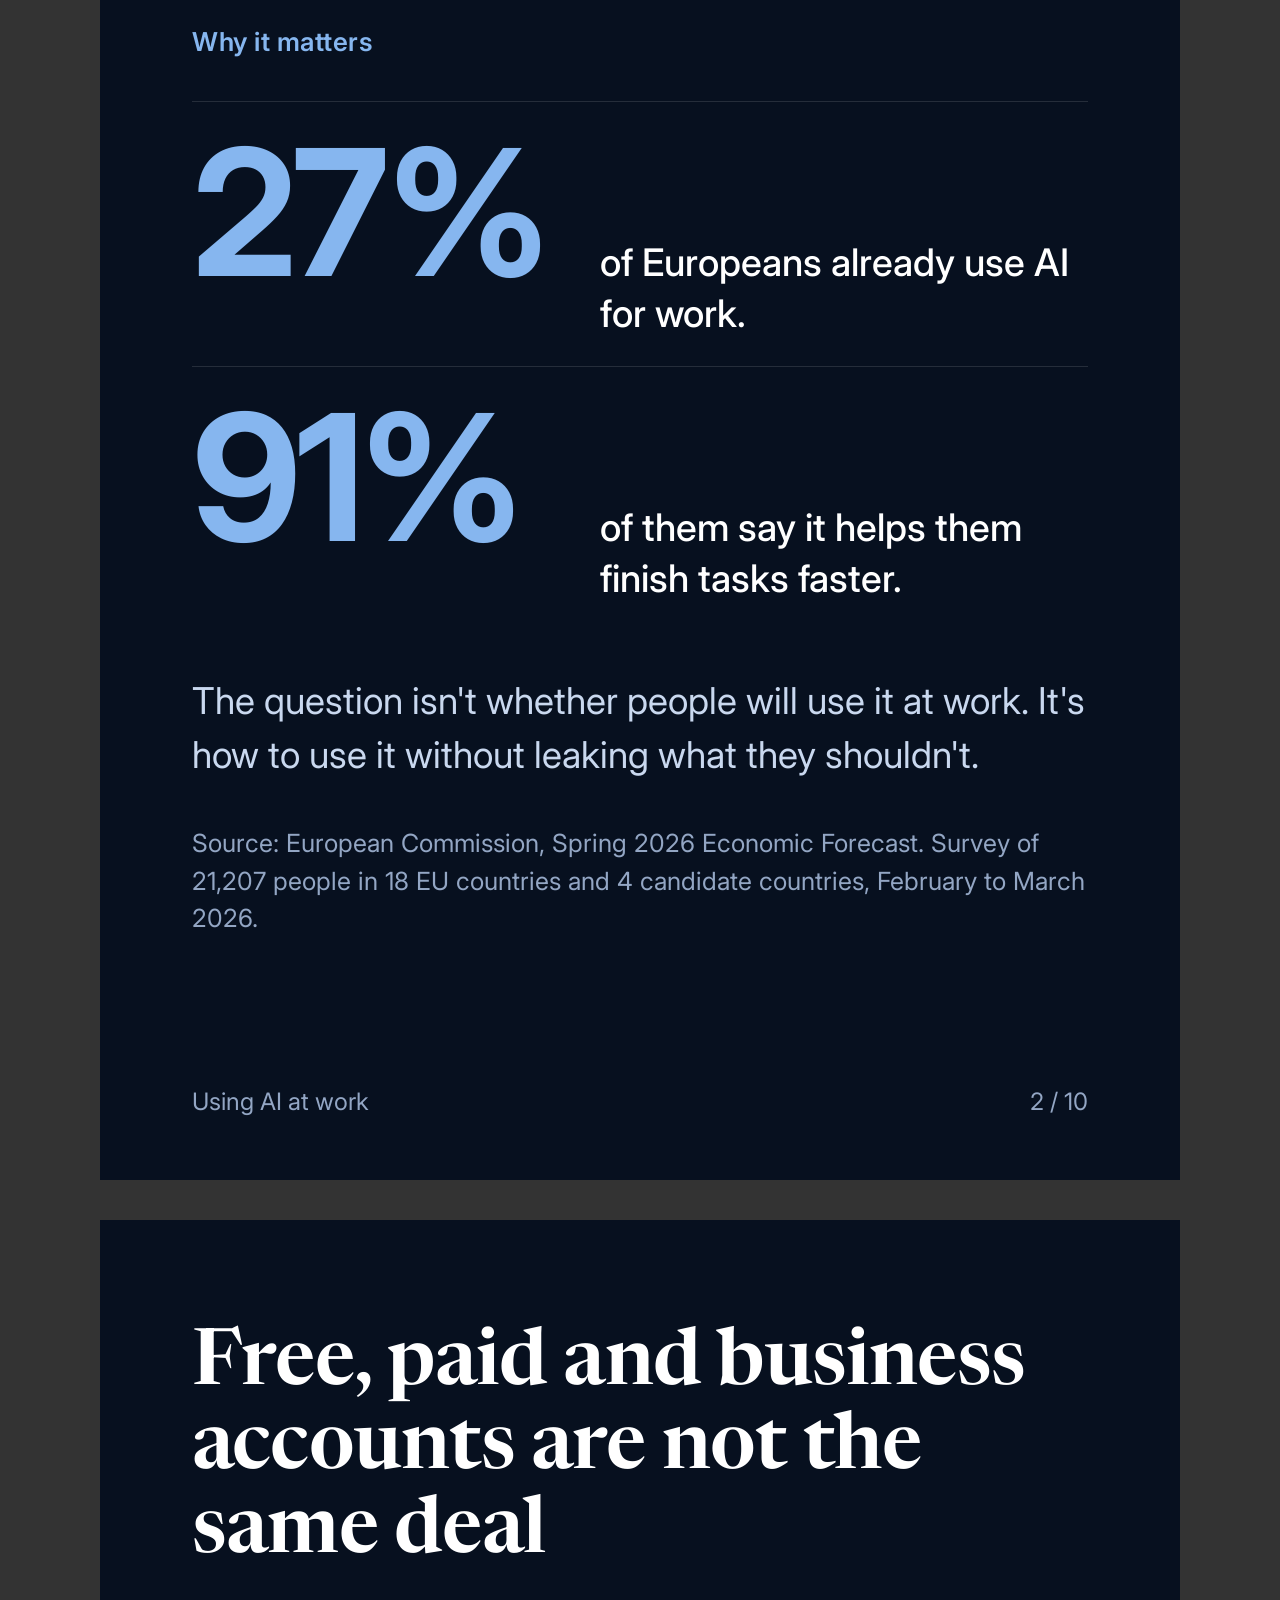
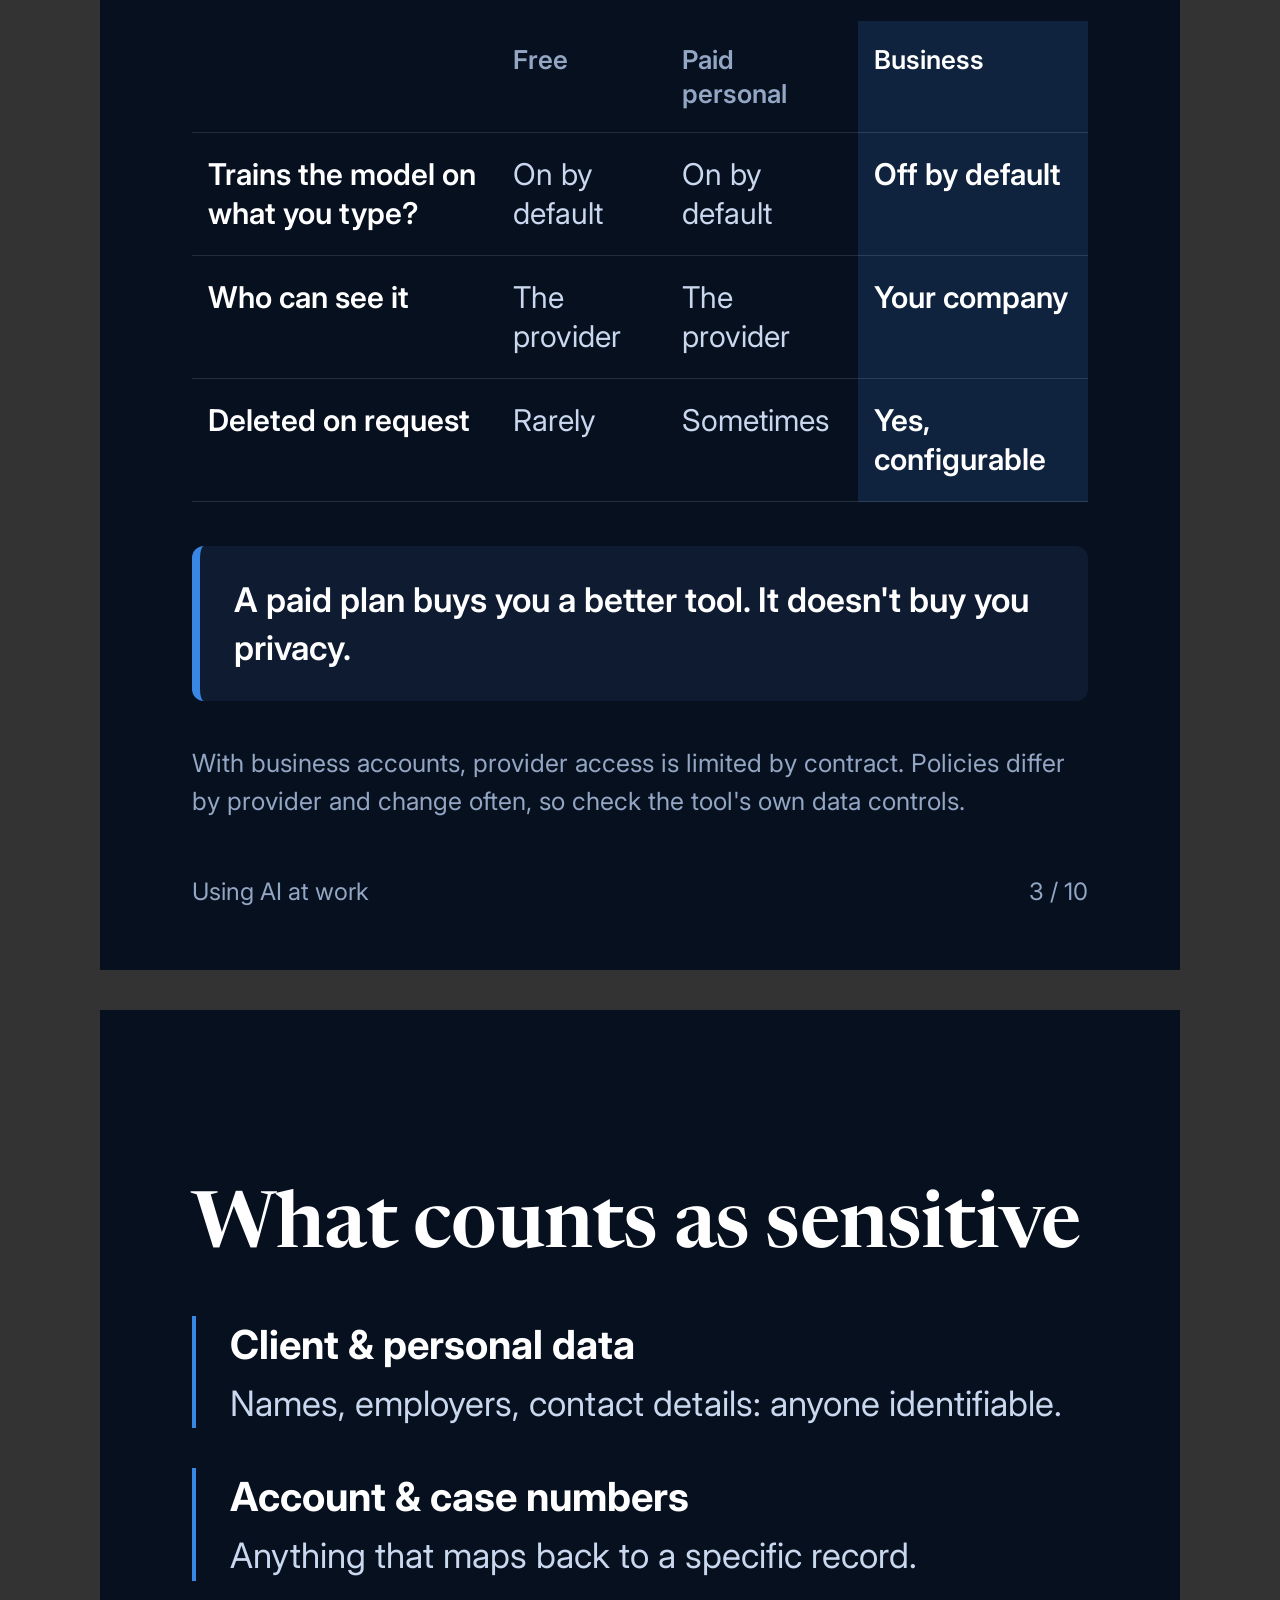
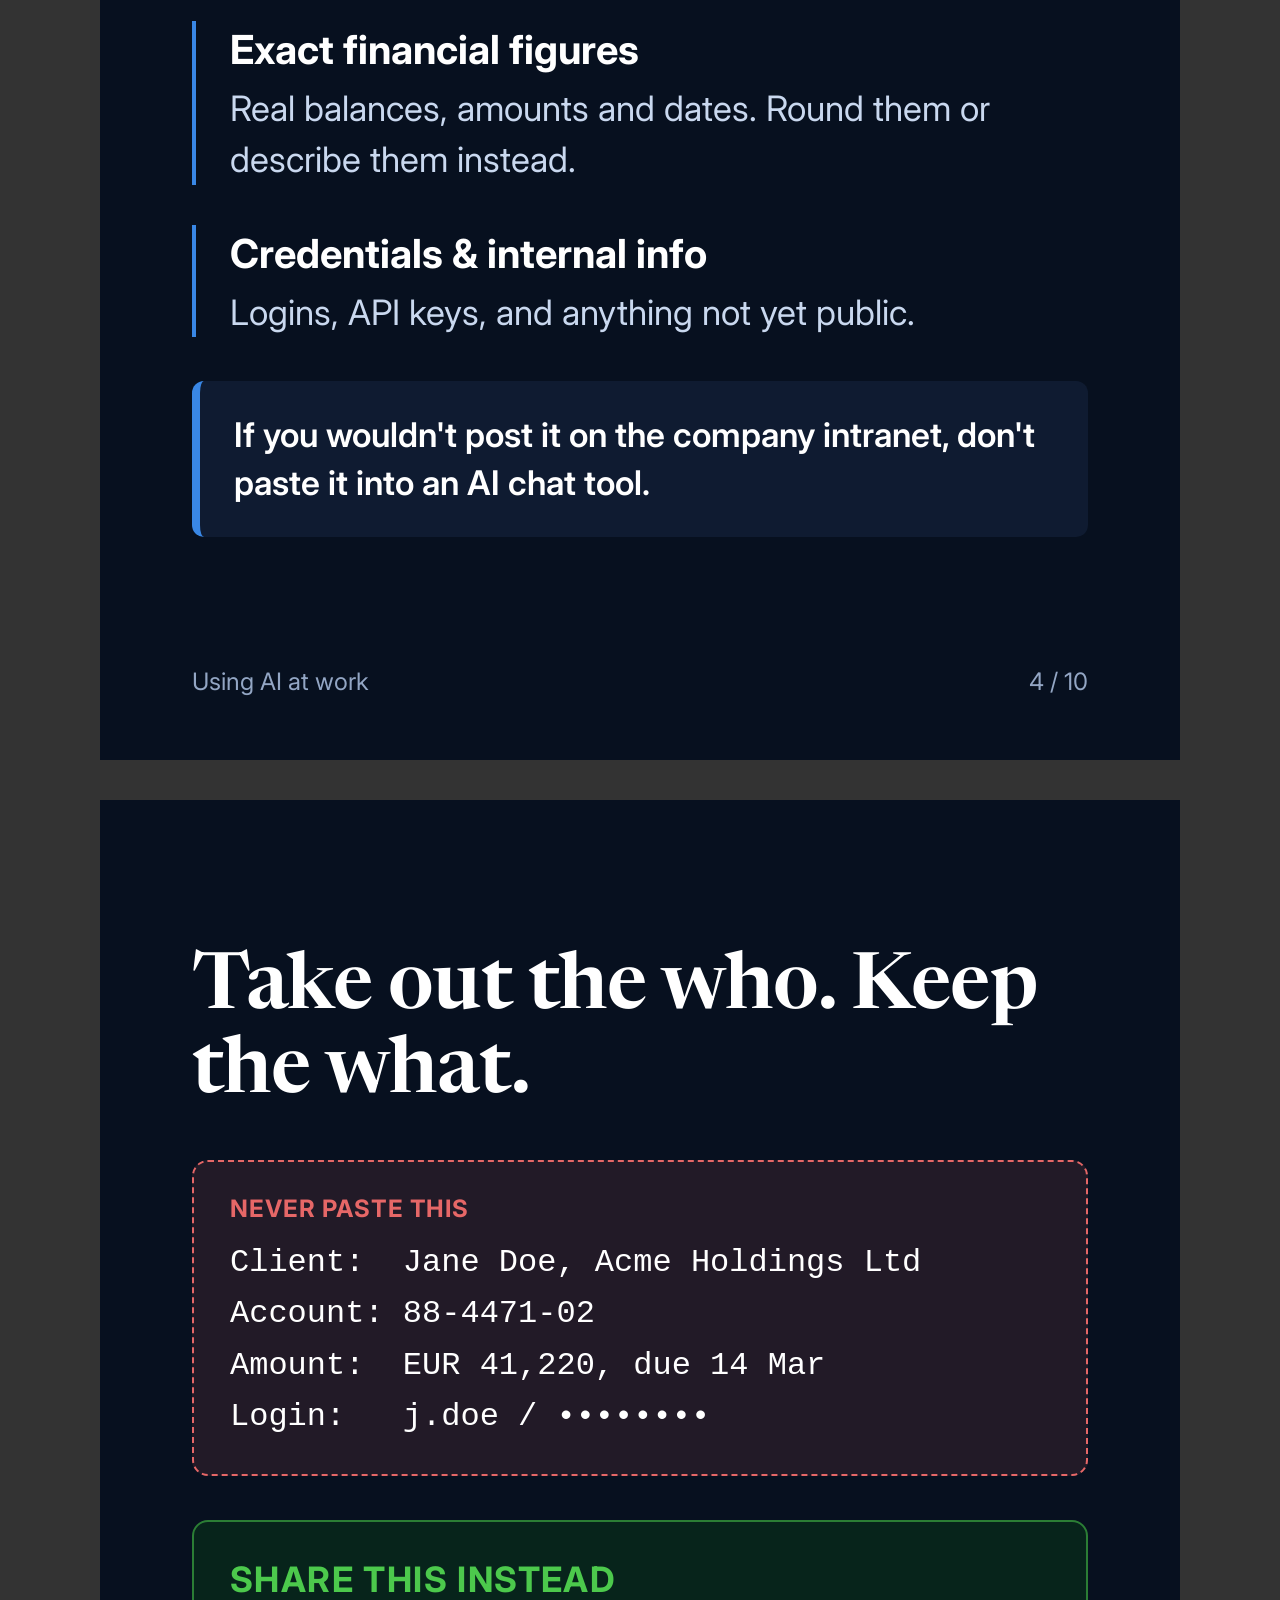
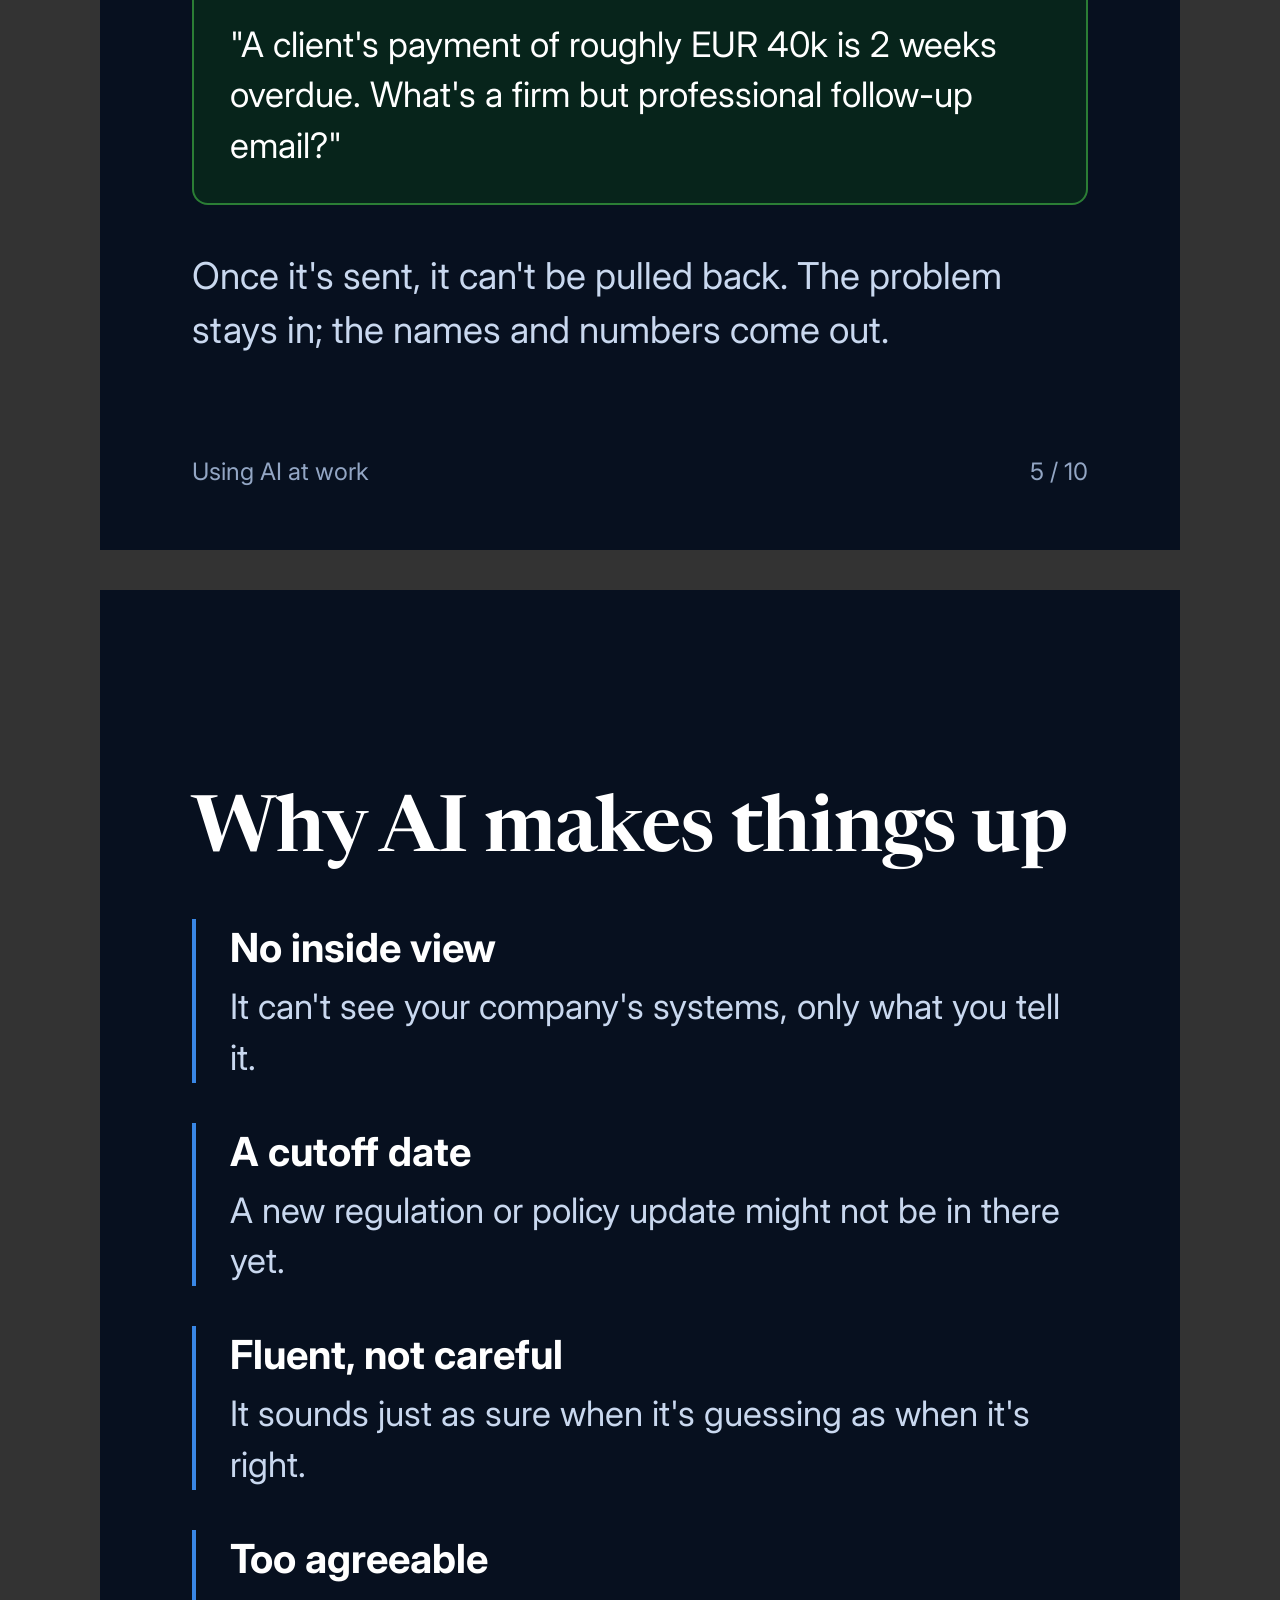
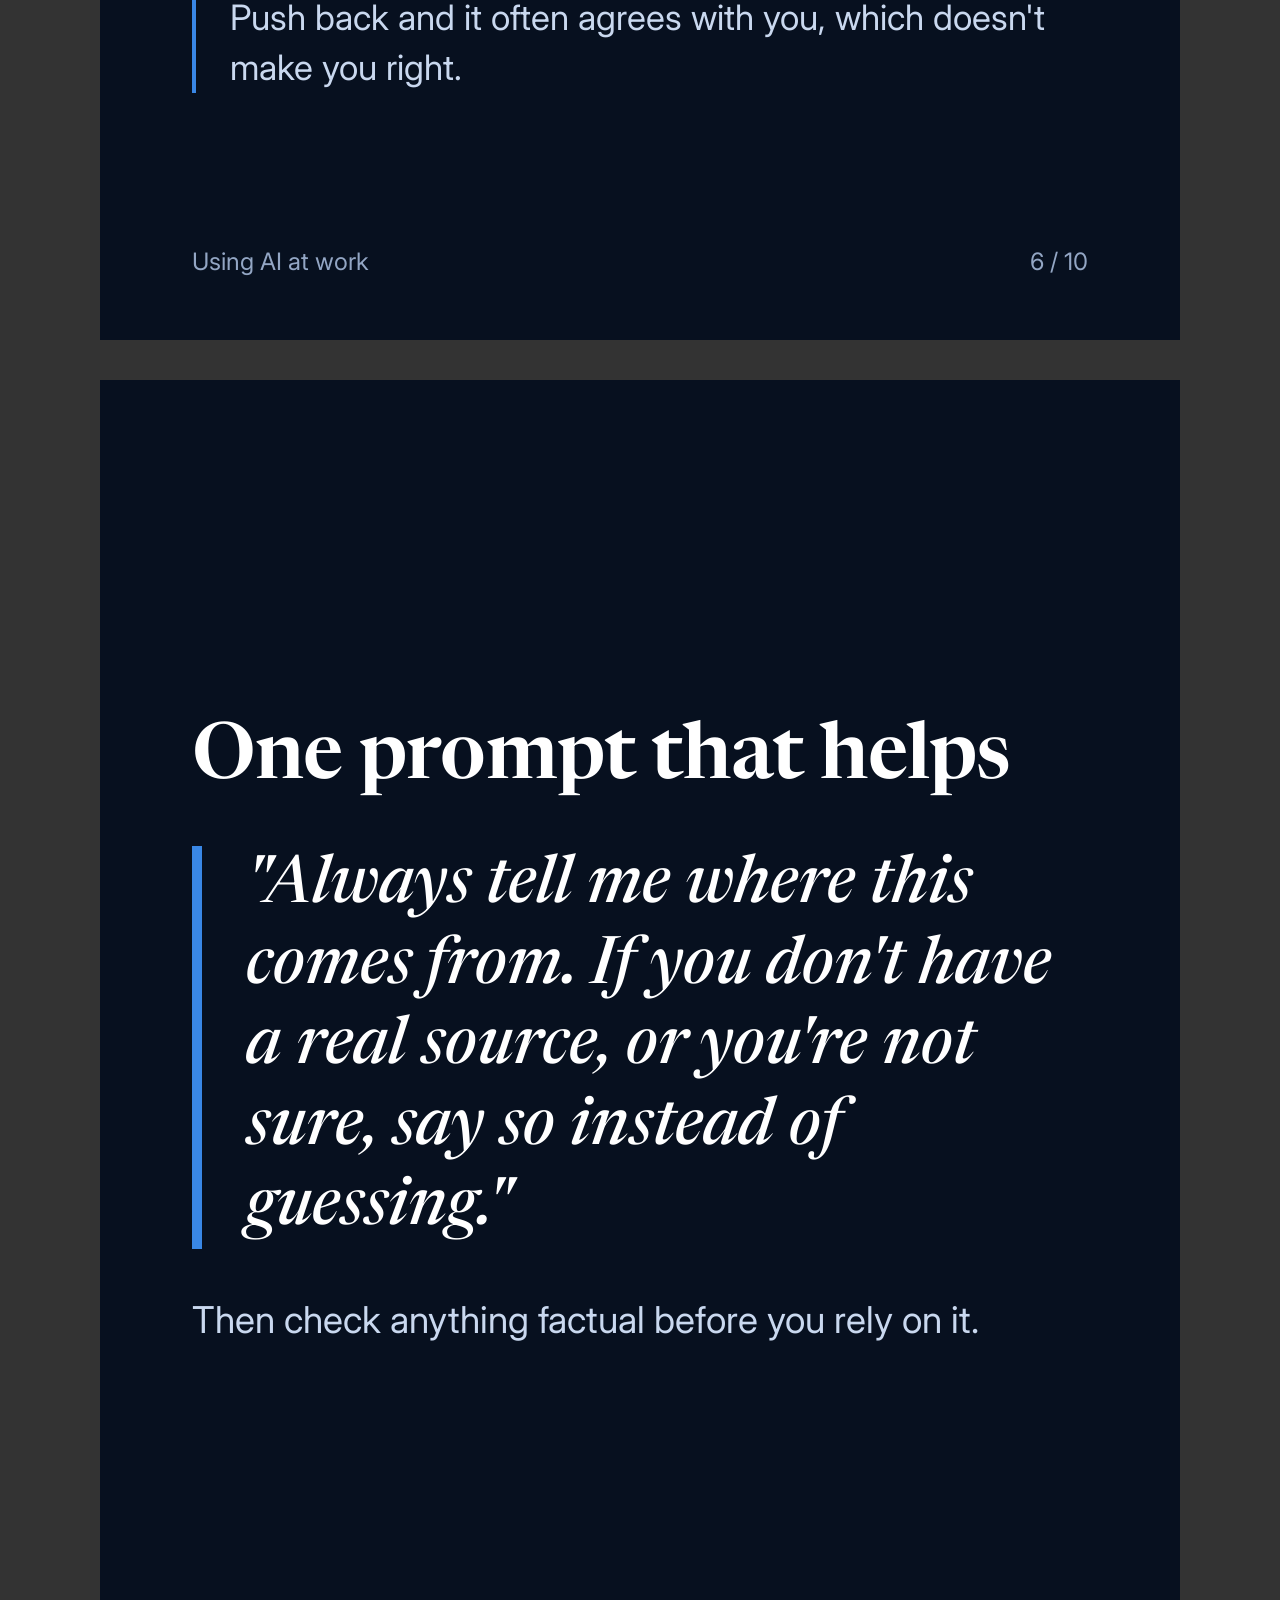
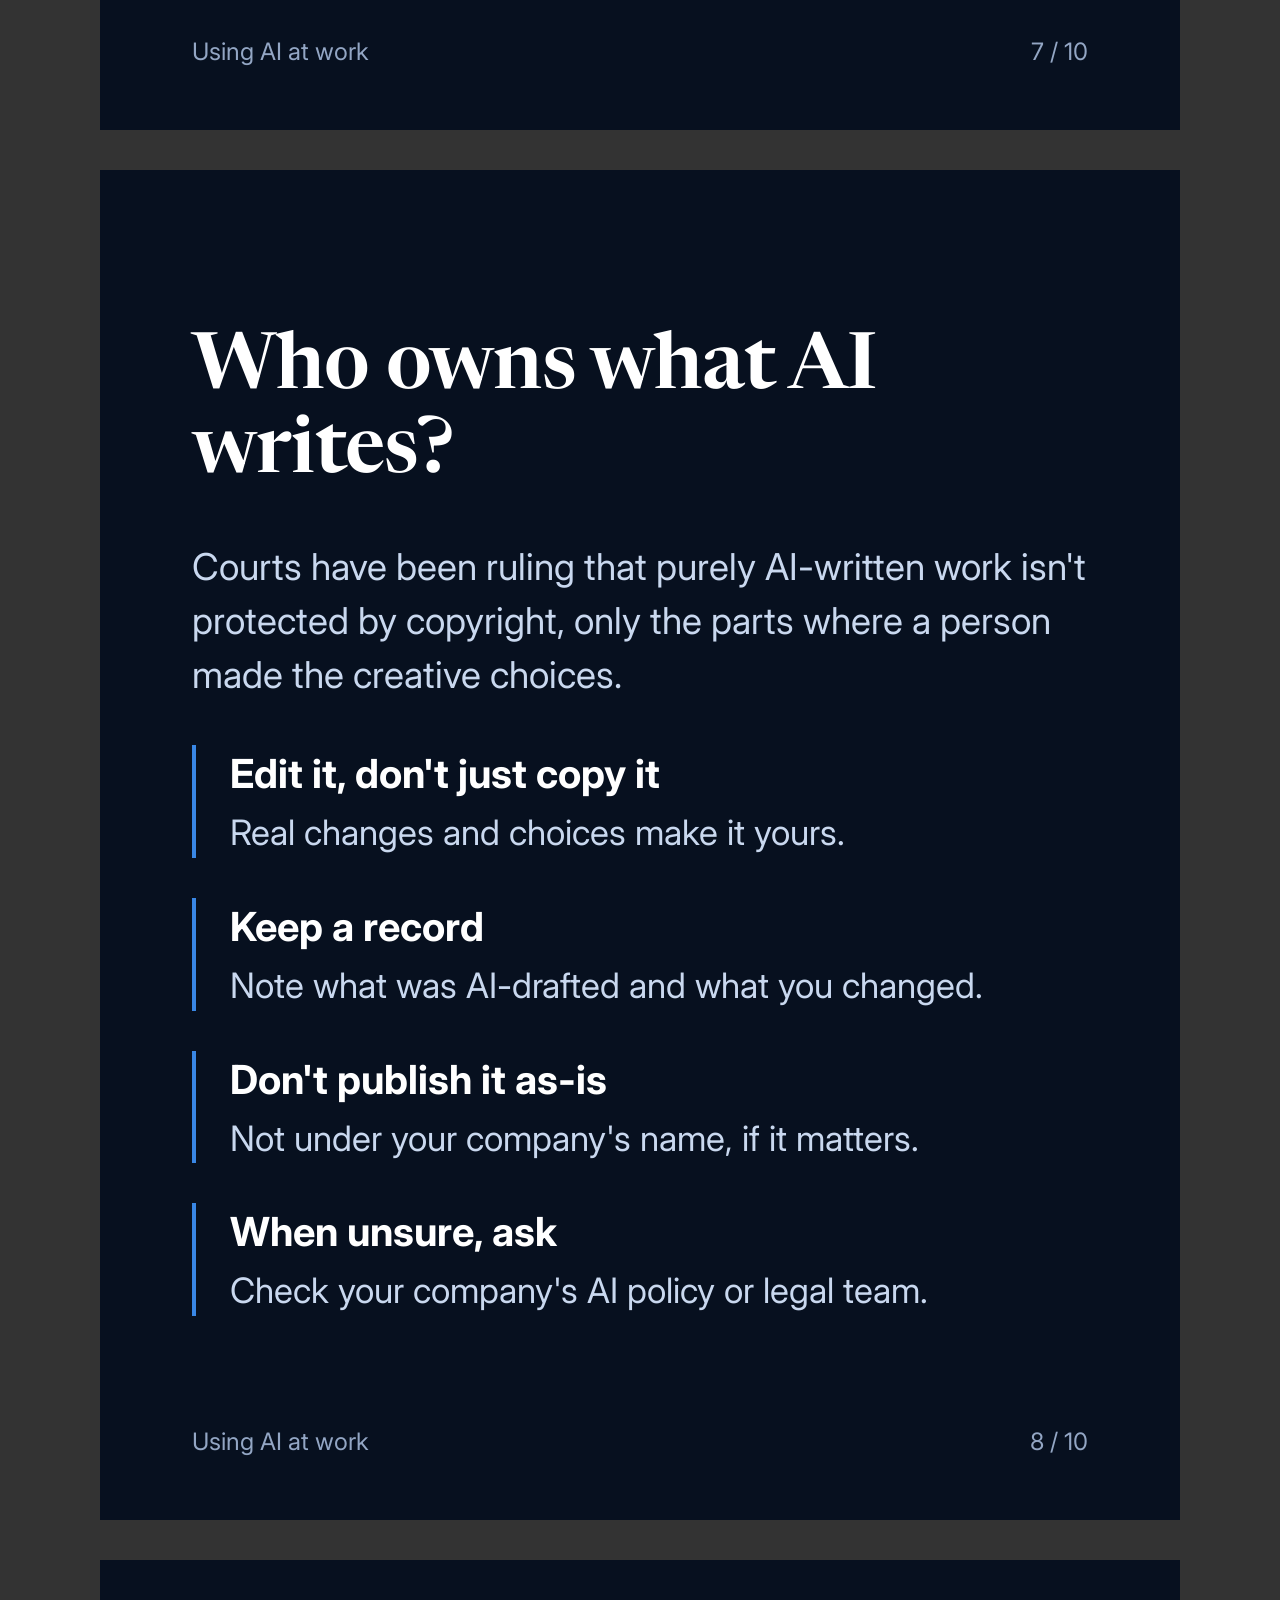
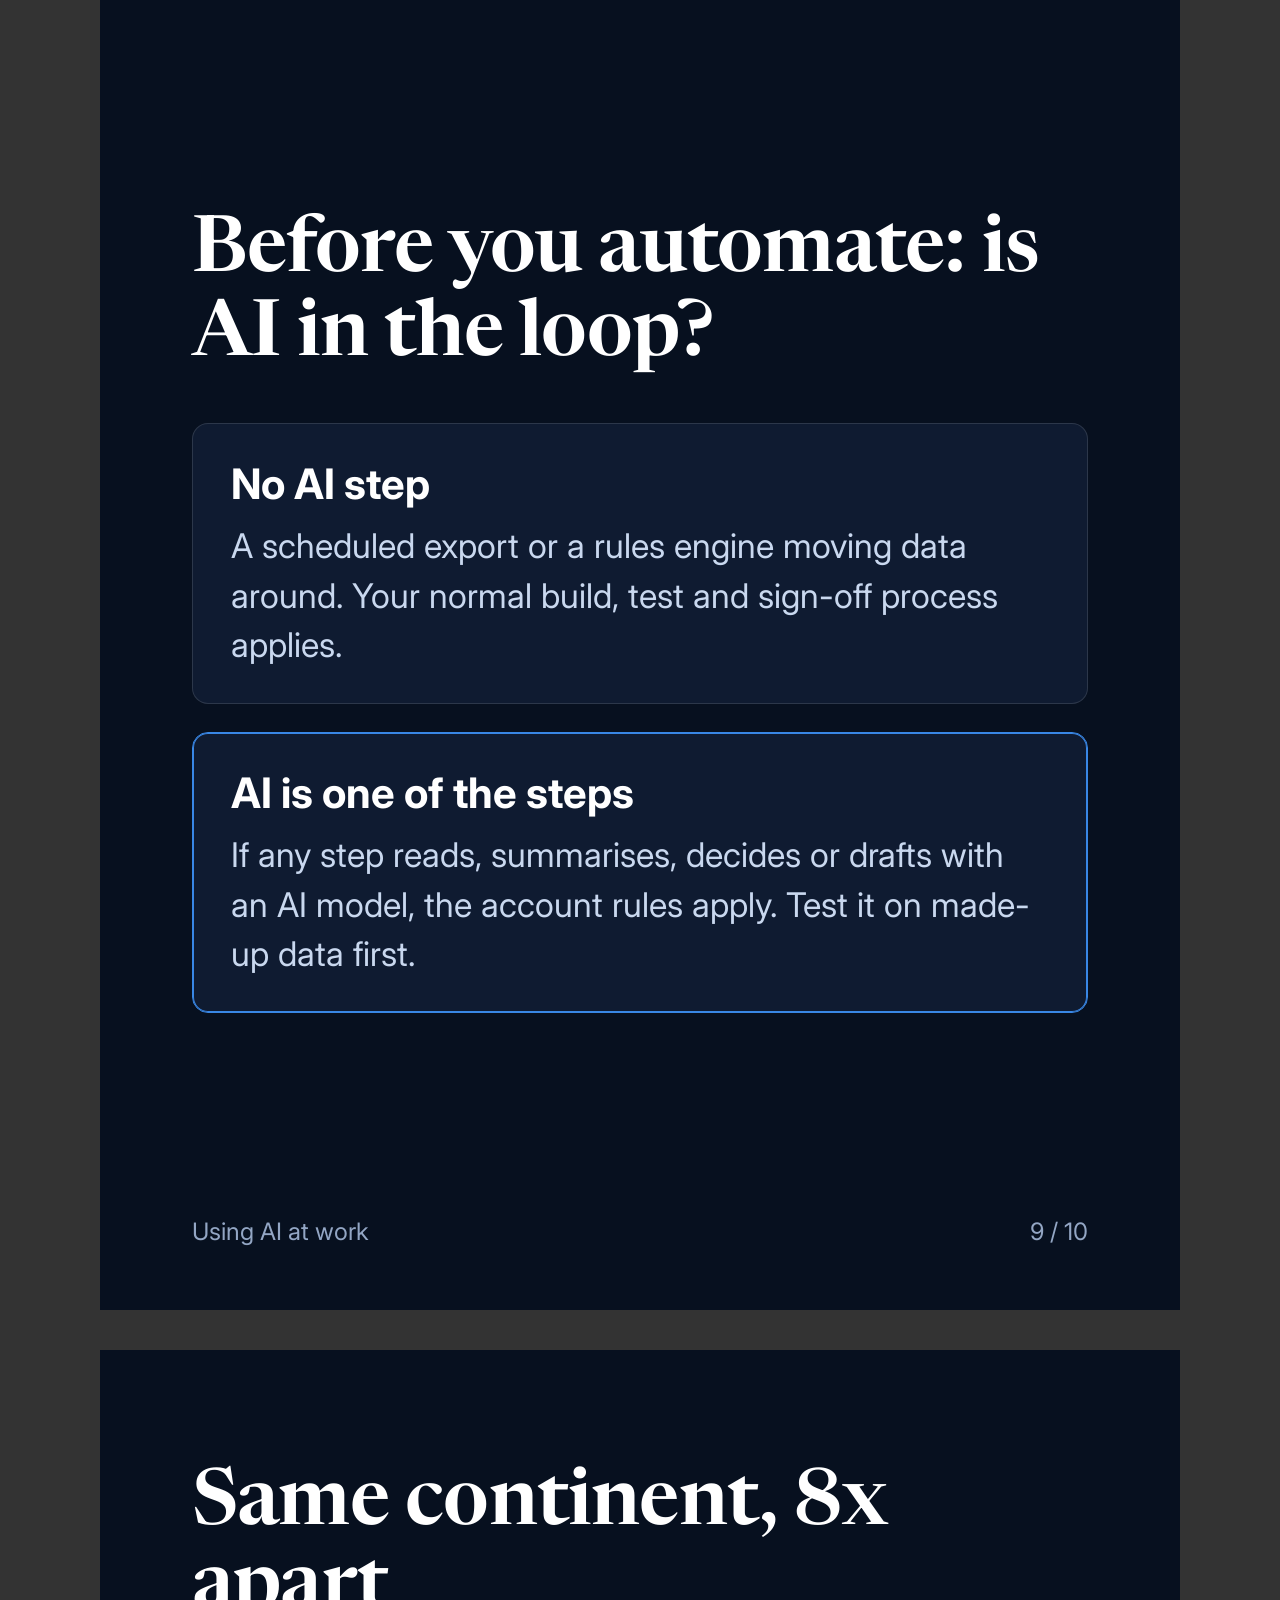
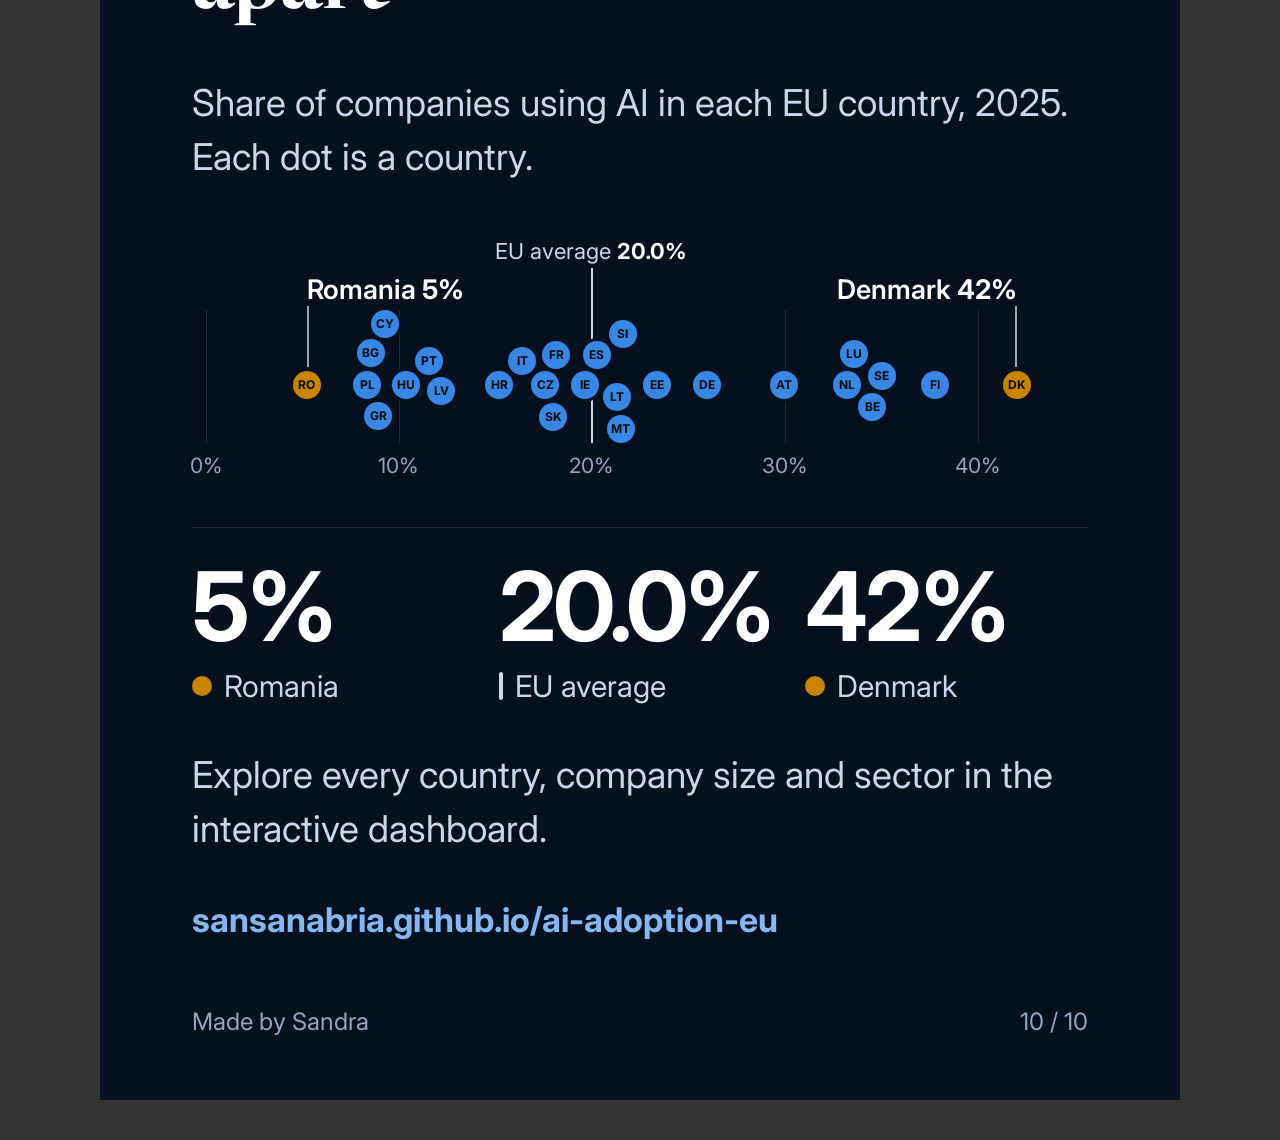
<file: design/linkedin-carousel.html>
<!doctype html>
<html lang="en">
<head>
<meta charset="utf-8">
<title>Using AI at work: LinkedIn carousel</title>
<!--
  Source of docs/downloads/using-ai-at-work-linkedin.pdf (10 portrait pages, 1080 x 1350).
  The country map on the last page is filled in by tools/build_charts.py.
  To rebuild the PDF, print this file with headless Chrome or Edge, for example:
    msedge --headless=new --no-pdf-header-footer --print-to-pdf=docs/downloads/using-ai-at-work-linkedin.pdf design/linkedin-carousel.html
-->
<link rel="stylesheet" href="https://fonts.googleapis.com/css2?family=Newsreader:ital,opsz,wght@0,6..72,600;1,6..72,500&family=Inter:wght@400;500;600;700&display=swap">
<style>
  @page{size:1080px 1350px;margin:0}
  :root{
    --bg:#07101f;
    --bg-deep:#020816;
    --panel:#0f1b31;
    --ink:#ffffff;
    --ink-2:#c9d8ef;
    --muted:#93a6c4;
    --line:rgba(255,255,255,.12);
    --blue:#3987e5;
    --blue-light:#86b6ef;
    --red:#e66767;
    --red-wash:rgba(230,103,103,.12);
    --green:#4cc94c;
    --green-wash:rgba(12,163,12,.14);
  }
  *{box-sizing:border-box;margin:0;-webkit-print-color-adjust:exact;print-color-adjust:exact}
  html,body{background:#333}
  body{font-family:Inter,system-ui,sans-serif;color:var(--ink)}
  .page{
    position:relative;width:1080px;height:1350px;overflow:hidden;
    background:var(--bg);padding:104px 92px 150px;
    display:flex;flex-direction:column;justify-content:safe center;gap:44px;
    break-after:page;
  }
  .page:last-child{break-after:auto}
  @media screen{ body{display:flex;flex-direction:column;align-items:center;gap:40px;padding:40px 0} }

  .foot{position:absolute;left:92px;right:92px;bottom:64px;display:flex;justify-content:space-between;font-size:24px;color:var(--muted)}
  .kicker{font-size:26px;font-weight:600;letter-spacing:.02em;color:var(--blue-light)}
  h1,h2{font-family:Newsreader,Georgia,serif;font-weight:600;letter-spacing:-.01em;line-height:1.08}
  h2{font-size:78px}
  .lead{font-size:37px;line-height:1.45;color:var(--ink-2)}
  .small{font-size:25px;line-height:1.5;color:var(--muted)}

  /* 1 cover */
  .cover{
    justify-content:flex-end;background-color:var(--bg-deep);
    background-image:linear-gradient(180deg,rgba(2,8,22,0) 22%,rgba(2,8,22,.9) 50%,#020816 62%),url("../docs/assets/deck-title.jpg");
    background-repeat:no-repeat;background-size:100% 100%,auto 820px;background-position:0 0,75% 0;
  }
  .cover h1{font-size:92px}
  .cover .lead{font-size:36px}

  /* 2 the data */
  .stat{display:grid;grid-template-columns:380px 1fr;gap:28px;align-items:baseline;padding:26px 0;border-top:1px solid var(--line)}
  .stat-num{font-size:176px;font-weight:700;letter-spacing:-.03em;line-height:.95;color:var(--blue-light)}
  .stat-text{font-size:38px;line-height:1.35;font-weight:500}

  /* 3 accounts */
  table{width:100%;border-collapse:collapse;font-size:30px}
  th,td{padding:22px 16px;text-align:left;vertical-align:top;border-bottom:1px solid var(--line);line-height:1.3}
  thead th{font-size:26px;color:var(--muted);font-weight:600}
  tbody th{font-weight:600;width:34%}
  td{color:var(--ink-2)}
  .biz{background:rgba(57,135,229,.16);color:var(--ink);font-weight:600}
  .callout{background:var(--panel);border-left:8px solid var(--blue);border-radius:12px;padding:30px 34px;font-size:34px;line-height:1.4;font-weight:600}

  /* lists with a bold lead-in */
  .points{list-style:none;padding:0;display:flex;flex-direction:column;gap:40px}
  .points li{font-size:35px;line-height:1.45;color:var(--ink-2);padding-left:34px;border-left:4px solid var(--blue)}
  .points b{display:block;color:var(--ink);font-size:40px;margin-bottom:4px}

  /* 5 example */
  .box{border-radius:16px;padding:32px 36px}
  .box-label{font-size:24px;font-weight:700;letter-spacing:.04em;margin-bottom:14px}
  .never{background:var(--red-wash);border:2px dashed var(--red)}
  .never .box-label{color:var(--red)}
  .never pre{font-family:Consolas,"Courier New",monospace;font-size:32px;line-height:1.6;white-space:pre-wrap;color:var(--ink)}
  .instead{background:var(--green-wash);border:2px solid rgba(76,201,76,.55)}
  .instead .box-label{color:var(--green)}
  .instead p{font-size:35px;line-height:1.45}

  /* 7 prompt */
  blockquote{font-family:Newsreader,Georgia,serif;font-style:italic;font-weight:500;font-size:66px;line-height:1.22;border-left:10px solid var(--blue);padding-left:44px}

  /* 9 automate */
  .pair{display:grid;gap:28px}
  .card{background:var(--panel);border-radius:16px;padding:34px 38px;border:1px solid var(--line)}
  .card h3{font-size:42px;margin-bottom:12px}
  .card p{font-size:34px;line-height:1.45;color:var(--ink-2)}
  .card.ai{border-color:var(--blue);box-shadow:inset 0 0 0 1px var(--blue)}

  /* 10 the dashboard's dot plot, in the carousel's dark colours and pixel sizes */
  .plot{padding-top:6px}
  .dp{--d:28px}
  .dp-inner{margin-inline:calc(var(--d) / 2)}
  .dp-avg-row{position:relative;height:34px}
  .dp-avg-label{position:absolute;left:calc(var(--v) * 1%);bottom:4px;transform:translateX(-50%);font-size:22px;color:var(--ink-2);white-space:nowrap}
  .dp-avg-label b{color:var(--ink);font-weight:700}
  .dp-call-row{position:relative;height:42px}
  .dp-call{position:absolute;bottom:4px;font-size:27px;font-weight:600;white-space:nowrap;color:var(--ink)}
  .dp-call::after{content:"";position:absolute;top:100%;height:calc(var(--lead) * var(--d));border-left:2px solid var(--muted)}
  .dp-call-lo{left:calc(var(--v) * 1%)}
  .dp-call-lo::after{left:0}
  .dp-call-hi{right:calc((100 - var(--v)) * 1%)}
  .dp-call-hi::after{right:0}
  .dp-field{position:relative;height:calc(var(--span) * var(--d))}
  .dp-grid{position:absolute;top:0;bottom:0;left:calc(var(--v) * 1%);border-left:1px solid var(--line)}
  .dp-avg{position:absolute;top:-42px;bottom:0;left:calc(var(--v) * 1%);border-left:2px solid var(--ink-2)}
  .dp-dot{
    position:absolute;left:calc(var(--v) * 1%);top:calc(50% + var(--y) * var(--d));
    width:var(--d);height:var(--d);margin:calc(var(--d) / -2) 0 0 calc(var(--d) / -2);
    border-radius:50%;background:#3987e5;box-shadow:0 0 0 3px var(--bg);
    display:grid;place-items:center;color:#0b0b0b;font-size:12px;font-weight:700;line-height:1;
  }
  .dp-dot.hi,.dp-dot.lo{background:#c98500}
  .dp-axis{position:relative;height:30px;margin-top:10px}
  .dp-axis span{position:absolute;left:calc(var(--v) * 1%);transform:translateX(-50%);font-size:21px;color:var(--muted)}
  .stats3{display:grid;grid-template-columns:repeat(3,1fr);gap:24px;border-top:1px solid var(--line);padding-top:30px}
  .stats3 b{display:block;font-size:96px;font-weight:700;letter-spacing:-.03em;line-height:1;color:var(--ink)}
  .stats3 span{display:flex;align-items:center;gap:12px;font-size:30px;color:var(--ink-2);margin-top:14px}
  .key{display:inline-block;width:20px;height:20px;border-radius:50%;background:#c98500}
  .key.avg{width:4px;height:28px;border-radius:2px;background:var(--ink-2)}
  .url{font-size:34px;font-weight:700;color:var(--blue-light)}
</style>
</head>
<body>

<section class="page cover">
  <p class="kicker">A 10-slide guide</p>
  <h1>Using AI at work? Read this before you paste anything.</h1>
  <p class="lead">Free vs paid accounts, what counts as sensitive, why AI makes things up, and who owns what it writes.</p>
  <div class="foot"><span>By Sandra</span><span>Swipe to read</span></div>
</section>

<section class="page">
  <p class="kicker">Why it matters</p>
  <div>
    <div class="stat"><span class="stat-num" data-check="lede-work">27%</span><span class="stat-text">of Europeans already use AI for work.</span></div>
    <div class="stat"><span class="stat-num" data-check="lede-faster">91%</span><span class="stat-text">of them say it helps them finish tasks faster.</span></div>
  </div>
  <p class="lead">The question isn't whether people will use it at work. It's how to use it without leaking what they shouldn't.</p>
  <p class="small">Source: European Commission, Spring 2026 Economic Forecast. Survey of 21,207 people in 18 EU countries and 4 candidate countries, February to March 2026.</p>
  <div class="foot"><span>Using AI at work</span><span>2 / 10</span></div>
</section>

<section class="page">
  <h2>Free, paid and business accounts are not the same deal</h2>
  <table>
    <thead><tr><th></th><th>Free</th><th>Paid personal</th><th class="biz">Business</th></tr></thead>
    <tbody>
      <tr><th scope="row">Trains the model on what you type?</th><td>On by default</td><td>On by default</td><td class="biz">Off by default</td></tr>
      <tr><th scope="row">Who can see it</th><td>The provider</td><td>The provider</td><td class="biz">Your company</td></tr>
      <tr><th scope="row">Deleted on request</th><td>Rarely</td><td>Sometimes</td><td class="biz">Yes, configurable</td></tr>
    </tbody>
  </table>
  <p class="callout">A paid plan buys you a better tool. It doesn't buy you privacy.</p>
  <p class="small">With business accounts, provider access is limited by contract. Policies differ by provider and change often, so check the tool's own data controls.</p>
  <div class="foot"><span>Using AI at work</span><span>3 / 10</span></div>
</section>

<section class="page">
  <h2>What counts as sensitive</h2>
  <ul class="points">
    <li><b>Client &amp; personal data</b>Names, employers, contact details: anyone identifiable.</li>
    <li><b>Account &amp; case numbers</b>Anything that maps back to a specific record.</li>
    <li><b>Exact financial figures</b>Real balances, amounts and dates. Round them or describe them instead.</li>
    <li><b>Credentials &amp; internal info</b>Logins, API keys, and anything not yet public.</li>
  </ul>
  <p class="callout">If you wouldn't post it on the company intranet, don't paste it into an AI chat tool.</p>
  <div class="foot"><span>Using AI at work</span><span>4 / 10</span></div>
</section>

<section class="page">
  <h2>Take out the who. Keep the what.</h2>
  <div class="box never">
    <p class="box-label">NEVER PASTE THIS</p>
<pre>Client:  Jane Doe, Acme Holdings Ltd
Account: 88-4471-02
Amount:  EUR 41,220, due 14 Mar
Login:   j.doe / ••••••••</pre>
  </div>
  <div class="box instead">
    <p class="box-label">SHARE THIS INSTEAD</p>
    <p>"A client's payment of roughly EUR 40k is 2 weeks overdue. What's a firm but professional follow-up email?"</p>
  </div>
  <p class="lead">Once it's sent, it can't be pulled back. The problem stays in; the names and numbers come out.</p>
  <div class="foot"><span>Using AI at work</span><span>5 / 10</span></div>
</section>

<section class="page">
  <h2>Why AI makes things up</h2>
  <ul class="points">
    <li><b>No inside view</b>It can't see your company's systems, only what you tell it.</li>
    <li><b>A cutoff date</b>A new regulation or policy update might not be in there yet.</li>
    <li><b>Fluent, not careful</b>It sounds just as sure when it's guessing as when it's right.</li>
    <li><b>Too agreeable</b>Push back and it often agrees with you, which doesn't make you right.</li>
  </ul>
  <div class="foot"><span>Using AI at work</span><span>6 / 10</span></div>
</section>

<section class="page">
  <h2>One prompt that helps</h2>
  <blockquote>"Always tell me where this comes from. If you don't have a real source, or you're not sure, say so instead of guessing."</blockquote>
  <p class="lead">Then check anything factual before you rely on it.</p>
  <div class="foot"><span>Using AI at work</span><span>7 / 10</span></div>
</section>

<section class="page">
  <h2>Who owns what AI writes?</h2>
  <p class="lead">Courts have been ruling that purely AI-written work isn't protected by copyright, only the parts where a person made the creative choices.</p>
  <ul class="points">
    <li><b>Edit it, don't just copy it</b>Real changes and choices make it yours.</li>
    <li><b>Keep a record</b>Note what was AI-drafted and what you changed.</li>
    <li><b>Don't publish it as-is</b>Not under your company's name, if it matters.</li>
    <li><b>When unsure, ask</b>Check your company's AI policy or legal team.</li>
  </ul>
  <div class="foot"><span>Using AI at work</span><span>8 / 10</span></div>
</section>

<section class="page">
  <h2>Before you automate: is AI in the loop?</h2>
  <div class="pair">
    <div class="card"><h3>No AI step</h3><p>A scheduled export or a rules engine moving data around. Your normal build, test and sign-off process applies.</p></div>
    <div class="card ai"><h3>AI is one of the steps</h3><p>If any step reads, summarises, decides or drafts with an AI model, the account rules apply. Test it on made-up data first.</p></div>
  </div>
  <div class="foot"><span>Using AI at work</span><span>9 / 10</span></div>
</section>

<section class="page">
  <h2>Same continent, <span data-check="dk-ro-ratio">8x</span> apart</h2>
  <p class="lead">Share of companies using AI in each EU country, 2025. Each dot is a country.</p>
  <div class="plot">
<!-- gen:dotplot -->
<div class="dp" style="--span:4.760"><div class="dp-inner">
<div class="dp-avg-row"><span class="dp-avg-label" style="--v:44.33">EU average <b data-check="eu-average">20.0%</b></span></div>
<div class="dp-call-row"><span class="dp-call dp-call-lo" style="--v:11.58;--lead:2.196"><span data-check="country-bottom">Romania</span> <b data-check="ro">5%</b></span><span class="dp-call dp-call-hi" style="--v:93.40;--lead:2.196"><span data-check="country-top">Denmark</span> <b data-check="dk">42%</b></span></div>
<div class="dp-field" role="img" aria-label="Each dot is an EU country, placed by the share of its companies using AI. Denmark is highest at 42% and Romania lowest at 5%. The ranked list below has every value."><span class="dp-grid" style="--v:0.00"></span><span class="dp-grid" style="--v:22.22"></span><span class="dp-grid" style="--v:44.44"></span><span class="dp-grid" style="--v:66.67"></span><span class="dp-grid" style="--v:88.89"></span><span class="dp-avg" data-chart="eu-average" data-key="EU" data-value="19.95" style="--v:44.33"></span>
<span class="dp-dot lo" data-chart="countries" data-key="Romania" data-value="5.21" data-code="RO" data-tip-label="Romania" data-tip-value="5.2%" data-tip-note="27th of 27" style="--v:11.58;--y:0.316"><span class="dp-code">RO</span></span>
<span class="dp-dot" data-chart="countries" data-key="Poland" data-value="8.36" data-code="PL" data-tip-label="Poland" data-tip-value="8.4%" data-tip-note="26th of 27" style="--v:18.58;--y:0.316"><span class="dp-code">PL</span></span>
<span class="dp-dot" data-chart="countries" data-key="Bulgaria" data-value="8.55" data-code="BG" data-tip-label="Bulgaria" data-tip-value="8.6%" data-tip-note="25th of 27" style="--v:19.00;--y:-0.828"><span class="dp-code">BG</span></span>
<span class="dp-dot" data-chart="countries" data-key="Greece" data-value="8.93" data-code="GR" data-tip-label="Greece" data-tip-value="8.9%" data-tip-note="24th of 27" style="--v:19.84;--y:1.406"><span class="dp-code">GR</span></span>
<span class="dp-dot" data-chart="countries" data-key="Cyprus" data-value="9.27" data-code="CY" data-tip-label="Cyprus" data-tip-value="9.3%" data-tip-note="23rd of 27" style="--v:20.60;--y:-1.880"><span class="dp-code">CY</span></span>
<span class="dp-dot" data-chart="countries" data-key="Hungary" data-value="10.37" data-code="HU" data-tip-label="Hungary" data-tip-value="10.4%" data-tip-note="22nd of 27" style="--v:23.04;--y:0.316"><span class="dp-code">HU</span></span>
<span class="dp-dot" data-chart="countries" data-key="Portugal" data-value="11.54" data-code="PT" data-tip-label="Portugal" data-tip-value="11.5%" data-tip-note="21st of 27" style="--v:25.64;--y:-0.552"><span class="dp-code">PT</span></span>
<span class="dp-dot" data-chart="countries" data-key="Latvia" data-value="12.21" data-code="LV" data-tip-label="Latvia" data-tip-value="12.2%" data-tip-note="20th of 27" style="--v:27.13;--y:0.513"><span class="dp-code">LV</span></span>
<span class="dp-dot" data-chart="countries" data-key="Croatia" data-value="15.19" data-code="HR" data-tip-label="Croatia" data-tip-value="15.2%" data-tip-note="19th of 27" style="--v:33.76;--y:0.316"><span class="dp-code">HR</span></span>
<span class="dp-dot" data-chart="countries" data-key="Italy" data-value="16.4" data-code="IT" data-tip-label="Italy" data-tip-value="16.4%" data-tip-note="18th of 27" style="--v:36.44;--y:-0.529"><span class="dp-code">IT</span></span>
<span class="dp-dot" data-chart="countries" data-key="Czechia" data-value="17.6" data-code="CZ" data-tip-label="Czechia" data-tip-value="17.6%" data-tip-note="17th of 27" style="--v:39.11;--y:0.322"><span class="dp-code">CZ</span></span>
<span class="dp-dot" data-chart="countries" data-key="Slovakia" data-value="18.0" data-code="SK" data-tip-label="Slovakia" data-tip-value="18.0%" data-tip-note="16th of 27" style="--v:40.00;--y:1.442"><span class="dp-code">SK</span></span>
<span class="dp-dot" data-chart="countries" data-key="France" data-value="18.16" data-code="FR" data-tip-label="France" data-tip-value="18.2%" data-tip-note="15th of 27" style="--v:40.36;--y:-0.770"><span class="dp-code">FR</span></span>
<span class="dp-dot" data-chart="countries" data-key="Ireland" data-value="19.64" data-code="IE" data-tip-label="Ireland" data-tip-value="19.6%" data-tip-note="14th of 27" style="--v:43.64;--y:0.316"><span class="dp-code">IE</span></span>
<span class="dp-dot" data-chart="countries" data-key="Spain" data-value="20.27" data-code="ES" data-tip-label="Spain" data-tip-value="20.3%" data-tip-note="13th of 27" style="--v:45.04;--y:-0.760"><span class="dp-code">ES</span></span>
<span class="dp-dot" data-chart="countries" data-key="Lithuania" data-value="21.3" data-code="LT" data-tip-label="Lithuania" data-tip-value="21.3%" data-tip-note="12th of 27" style="--v:47.33;--y:0.738"><span class="dp-code">LT</span></span>
<span class="dp-dot" data-chart="countries" data-key="Malta" data-value="21.51" data-code="MT" data-tip-label="Malta" data-tip-value="21.5%" data-tip-note="11th of 27" style="--v:47.80;--y:1.880"><span class="dp-code">MT</span></span>
<span class="dp-dot" data-chart="countries" data-key="Slovenia" data-value="21.61" data-code="SI" data-tip-label="Slovenia" data-tip-value="21.6%" data-tip-note="10th of 27" style="--v:48.02;--y:-1.520"><span class="dp-code">SI</span></span>
<span class="dp-dot" data-chart="countries" data-key="Estonia" data-value="23.4" data-code="EE" data-tip-label="Estonia" data-tip-value="23.4%" data-tip-note="9th of 27" style="--v:52.00;--y:0.316"><span class="dp-code">EE</span></span>
<span class="dp-dot" data-chart="countries" data-key="Germany" data-value="25.97" data-code="DE" data-tip-label="Germany" data-tip-value="26.0%" data-tip-note="8th of 27" style="--v:57.71;--y:0.316"><span class="dp-code">DE</span></span>
<span class="dp-dot" data-chart="countries" data-key="Austria" data-value="29.95" data-code="AT" data-tip-label="Austria" data-tip-value="30.0%" data-tip-note="7th of 27" style="--v:66.56;--y:0.316"><span class="dp-code">AT</span></span>
<span class="dp-dot" data-chart="countries" data-key="Netherlands" data-value="33.21" data-code="NL" data-tip-label="Netherlands" data-tip-value="33.2%" data-tip-note="6th of 27" style="--v:73.80;--y:0.316"><span class="dp-code">NL</span></span>
<span class="dp-dot" data-chart="countries" data-key="Luxembourg" data-value="33.61" data-code="LU" data-tip-label="Luxembourg" data-tip-value="33.6%" data-tip-note="5th of 27" style="--v:74.69;--y:-0.805"><span class="dp-code">LU</span></span>
<span class="dp-dot" data-chart="countries" data-key="Belgium" data-value="34.54" data-code="BE" data-tip-label="Belgium" data-tip-value="34.5%" data-tip-note="4th of 27" style="--v:76.76;--y:1.083"><span class="dp-code">BE</span></span>
<span class="dp-dot" data-chart="countries" data-key="Sweden" data-value="35.04" data-code="SE" data-tip-label="Sweden" data-tip-value="35.0%" data-tip-note="3rd of 27" style="--v:77.87;--y:-0.021"><span class="dp-code">SE</span></span>
<span class="dp-dot" data-chart="countries" data-key="Finland" data-value="37.82" data-code="FI" data-tip-label="Finland" data-tip-value="37.8%" data-tip-note="2nd of 27" style="--v:84.04;--y:0.316"><span class="dp-code">FI</span></span>
<span class="dp-dot hi" data-chart="countries" data-key="Denmark" data-value="42.03" data-code="DK" data-tip-label="Denmark" data-tip-value="42.0%" data-tip-note="1st of 27" style="--v:93.40;--y:0.316"><span class="dp-code">DK</span></span>
</div>
<div class="dp-axis" aria-hidden="true"><span style="--v:0.00">0%</span><span style="--v:22.22">10%</span><span style="--v:44.44">20%</span><span style="--v:66.67">30%</span><span style="--v:88.89">40%</span></div>
</div></div>
<!-- /gen:dotplot -->
  </div>
  <div class="stats3">
    <div><b data-check="ro">5%</b><span><i class="key"></i>Romania</span></div>
    <div><b data-check="eu-average">20.0%</b><span><i class="key avg"></i>EU average</span></div>
    <div><b data-check="dk">42%</b><span><i class="key"></i>Denmark</span></div>
  </div>
  <p class="lead">Explore every country, company size and sector in the interactive dashboard.</p>
  <p class="url">sansanabria.github.io/ai-adoption-eu</p>
  <div class="foot"><span>Made by Sandra</span><span>10 / 10</span></div>
</section>

</body>
</html>
</file>
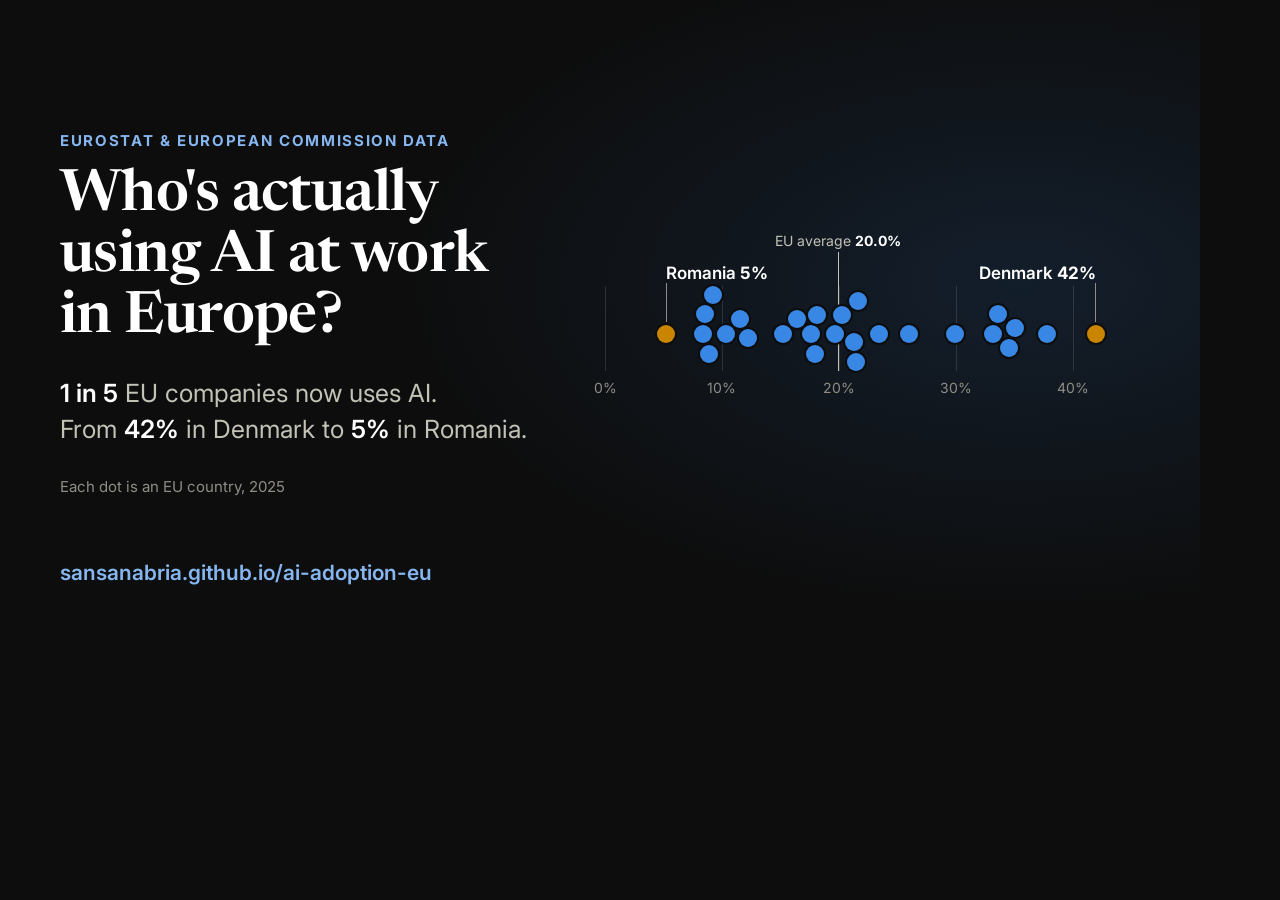
<file: design/og-image.html>
<!doctype html>
<html lang="en">
<head>
<meta charset="utf-8">
<title>Share card for the dashboard</title>
<!--
  Source of docs/assets/og-image.png (1200 x 627), the preview card shown when the dashboard is shared.
  The dot plot is filled in by tools/build_charts.py. To rebuild the PNG:
    msedge --headless=new --hide-scrollbars --window-size=1200,627 --virtual-time-budget=5000 --screenshot=docs/assets/og-image.png design/og-image.html
-->
<link rel="stylesheet" href="https://fonts.googleapis.com/css2?family=Newsreader:opsz,wght@6..72,600&family=Inter:wght@400;500;600;700&display=swap">
<style>
  :root{
    --bg:#0d0d0d; --ink:#ffffff; --ink-2:#c3c2b7; --muted:#8f8d86; --line:rgba(255,255,255,.12);
    --link:#86b6ef;
  }
  *{box-sizing:border-box;margin:0;-webkit-print-color-adjust:exact;print-color-adjust:exact}
  html,body{width:1200px;height:627px;overflow:hidden;background:var(--bg)}
  body{font-family:Inter,system-ui,sans-serif;color:var(--ink)}
  .card{
    position:relative;width:1200px;height:627px;padding:64px 60px;
    display:grid;grid-template-columns:480px 1fr;gap:56px;align-items:center;
    background:radial-gradient(900px 480px at 85% 45%,rgba(57,135,229,.14),transparent 70%),var(--bg);
  }
  .eyebrow{font-size:15px;font-weight:700;letter-spacing:.11em;text-transform:uppercase;color:var(--link)}
  h1{font-family:Newsreader,Georgia,serif;font-weight:600;font-size:58px;line-height:1.05;letter-spacing:-.01em;margin:16px 0 26px}
  .facts{font-size:25px;line-height:1.45;color:var(--ink-2)}
  .facts b{color:var(--ink);font-weight:600}
  .caption{font-size:15px;color:var(--muted);margin-top:30px}
  .url{position:absolute;left:60px;bottom:42px;font-size:21px;font-weight:600;color:var(--link)}

  /* the dashboard's dot plot at card size */
  .dp{--d:18px}
  .dp-inner{margin-inline:calc(var(--d) / 2)}
  .dp-avg-row{position:relative;height:28px}
  .dp-avg-label{position:absolute;left:calc(var(--v) * 1%);bottom:3px;transform:translateX(-50%);font-size:14px;color:var(--ink-2);white-space:nowrap}
  .dp-avg-label b{color:var(--ink);font-weight:700}
  .dp-call-row{position:relative;height:34px}
  .dp-call{position:absolute;bottom:3px;font-size:17px;font-weight:600;white-space:nowrap}
  .dp-call::after{content:"";position:absolute;top:100%;height:calc(var(--lead) * var(--d));border-left:1px solid var(--muted)}
  .dp-call-lo{left:calc(var(--v) * 1%)}
  .dp-call-lo::after{left:0}
  .dp-call-hi{right:calc((100 - var(--v)) * 1%)}
  .dp-call-hi::after{right:0}
  .dp-field{position:relative;height:calc(var(--span) * var(--d))}
  .dp-grid{position:absolute;top:0;bottom:0;left:calc(var(--v) * 1%);border-left:1px solid var(--line)}
  .dp-avg{position:absolute;top:-34px;bottom:0;left:calc(var(--v) * 1%);border-left:1.5px solid var(--ink-2)}
  .dp-dot{
    position:absolute;left:calc(var(--v) * 1%);top:calc(50% + var(--y) * var(--d));
    width:var(--d);height:var(--d);margin:calc(var(--d) / -2) 0 0 calc(var(--d) / -2);
    border-radius:50%;background:#3987e5;box-shadow:0 0 0 2px var(--bg);
  }
  .dp-dot.hi,.dp-dot.lo{background:#c98500}
  .dp-code{display:none}
  .dp-axis{position:relative;height:24px;margin-top:8px}
  .dp-axis span{position:absolute;left:calc(var(--v) * 1%);transform:translateX(-50%);font-size:14px;color:var(--muted)}
</style>
</head>
<body>
<div class="card">
  <div class="copy">
    <p class="eyebrow">Eurostat &amp; European Commission data</p>
    <h1>Who's actually using AI at work in Europe?</h1>
    <p class="facts"><b data-check="one-in-n-now">1 in 5</b> EU companies now uses AI.<br>From <b data-check="dk">42%</b> in Denmark to <b data-check="ro">5%</b> in Romania.</p>
    <p class="caption">Each dot is an EU country, 2025</p>
  </div>
  <div class="plot">
<!-- gen:dotplot -->
<div class="dp" style="--span:4.760"><div class="dp-inner">
<div class="dp-avg-row"><span class="dp-avg-label" style="--v:44.33">EU average <b data-check="eu-average">20.0%</b></span></div>
<div class="dp-call-row"><span class="dp-call dp-call-lo" style="--v:11.58;--lead:2.196"><span data-check="country-bottom">Romania</span> <b data-check="ro">5%</b></span><span class="dp-call dp-call-hi" style="--v:93.40;--lead:2.196"><span data-check="country-top">Denmark</span> <b data-check="dk">42%</b></span></div>
<div class="dp-field" role="img" aria-label="Each dot is an EU country, placed by the share of its companies using AI. Denmark is highest at 42% and Romania lowest at 5%. The ranked list below has every value."><span class="dp-grid" style="--v:0.00"></span><span class="dp-grid" style="--v:22.22"></span><span class="dp-grid" style="--v:44.44"></span><span class="dp-grid" style="--v:66.67"></span><span class="dp-grid" style="--v:88.89"></span><span class="dp-avg" data-chart="eu-average" data-key="EU" data-value="19.95" style="--v:44.33"></span>
<span class="dp-dot lo" data-chart="countries" data-key="Romania" data-value="5.21" data-code="RO" data-tip-label="Romania" data-tip-value="5.2%" data-tip-note="27th of 27" style="--v:11.58;--y:0.316"><span class="dp-code">RO</span></span>
<span class="dp-dot" data-chart="countries" data-key="Poland" data-value="8.36" data-code="PL" data-tip-label="Poland" data-tip-value="8.4%" data-tip-note="26th of 27" style="--v:18.58;--y:0.316"><span class="dp-code">PL</span></span>
<span class="dp-dot" data-chart="countries" data-key="Bulgaria" data-value="8.55" data-code="BG" data-tip-label="Bulgaria" data-tip-value="8.6%" data-tip-note="25th of 27" style="--v:19.00;--y:-0.828"><span class="dp-code">BG</span></span>
<span class="dp-dot" data-chart="countries" data-key="Greece" data-value="8.93" data-code="GR" data-tip-label="Greece" data-tip-value="8.9%" data-tip-note="24th of 27" style="--v:19.84;--y:1.406"><span class="dp-code">GR</span></span>
<span class="dp-dot" data-chart="countries" data-key="Cyprus" data-value="9.27" data-code="CY" data-tip-label="Cyprus" data-tip-value="9.3%" data-tip-note="23rd of 27" style="--v:20.60;--y:-1.880"><span class="dp-code">CY</span></span>
<span class="dp-dot" data-chart="countries" data-key="Hungary" data-value="10.37" data-code="HU" data-tip-label="Hungary" data-tip-value="10.4%" data-tip-note="22nd of 27" style="--v:23.04;--y:0.316"><span class="dp-code">HU</span></span>
<span class="dp-dot" data-chart="countries" data-key="Portugal" data-value="11.54" data-code="PT" data-tip-label="Portugal" data-tip-value="11.5%" data-tip-note="21st of 27" style="--v:25.64;--y:-0.552"><span class="dp-code">PT</span></span>
<span class="dp-dot" data-chart="countries" data-key="Latvia" data-value="12.21" data-code="LV" data-tip-label="Latvia" data-tip-value="12.2%" data-tip-note="20th of 27" style="--v:27.13;--y:0.513"><span class="dp-code">LV</span></span>
<span class="dp-dot" data-chart="countries" data-key="Croatia" data-value="15.19" data-code="HR" data-tip-label="Croatia" data-tip-value="15.2%" data-tip-note="19th of 27" style="--v:33.76;--y:0.316"><span class="dp-code">HR</span></span>
<span class="dp-dot" data-chart="countries" data-key="Italy" data-value="16.4" data-code="IT" data-tip-label="Italy" data-tip-value="16.4%" data-tip-note="18th of 27" style="--v:36.44;--y:-0.529"><span class="dp-code">IT</span></span>
<span class="dp-dot" data-chart="countries" data-key="Czechia" data-value="17.6" data-code="CZ" data-tip-label="Czechia" data-tip-value="17.6%" data-tip-note="17th of 27" style="--v:39.11;--y:0.322"><span class="dp-code">CZ</span></span>
<span class="dp-dot" data-chart="countries" data-key="Slovakia" data-value="18.0" data-code="SK" data-tip-label="Slovakia" data-tip-value="18.0%" data-tip-note="16th of 27" style="--v:40.00;--y:1.442"><span class="dp-code">SK</span></span>
<span class="dp-dot" data-chart="countries" data-key="France" data-value="18.16" data-code="FR" data-tip-label="France" data-tip-value="18.2%" data-tip-note="15th of 27" style="--v:40.36;--y:-0.770"><span class="dp-code">FR</span></span>
<span class="dp-dot" data-chart="countries" data-key="Ireland" data-value="19.64" data-code="IE" data-tip-label="Ireland" data-tip-value="19.6%" data-tip-note="14th of 27" style="--v:43.64;--y:0.316"><span class="dp-code">IE</span></span>
<span class="dp-dot" data-chart="countries" data-key="Spain" data-value="20.27" data-code="ES" data-tip-label="Spain" data-tip-value="20.3%" data-tip-note="13th of 27" style="--v:45.04;--y:-0.760"><span class="dp-code">ES</span></span>
<span class="dp-dot" data-chart="countries" data-key="Lithuania" data-value="21.3" data-code="LT" data-tip-label="Lithuania" data-tip-value="21.3%" data-tip-note="12th of 27" style="--v:47.33;--y:0.738"><span class="dp-code">LT</span></span>
<span class="dp-dot" data-chart="countries" data-key="Malta" data-value="21.51" data-code="MT" data-tip-label="Malta" data-tip-value="21.5%" data-tip-note="11th of 27" style="--v:47.80;--y:1.880"><span class="dp-code">MT</span></span>
<span class="dp-dot" data-chart="countries" data-key="Slovenia" data-value="21.61" data-code="SI" data-tip-label="Slovenia" data-tip-value="21.6%" data-tip-note="10th of 27" style="--v:48.02;--y:-1.520"><span class="dp-code">SI</span></span>
<span class="dp-dot" data-chart="countries" data-key="Estonia" data-value="23.4" data-code="EE" data-tip-label="Estonia" data-tip-value="23.4%" data-tip-note="9th of 27" style="--v:52.00;--y:0.316"><span class="dp-code">EE</span></span>
<span class="dp-dot" data-chart="countries" data-key="Germany" data-value="25.97" data-code="DE" data-tip-label="Germany" data-tip-value="26.0%" data-tip-note="8th of 27" style="--v:57.71;--y:0.316"><span class="dp-code">DE</span></span>
<span class="dp-dot" data-chart="countries" data-key="Austria" data-value="29.95" data-code="AT" data-tip-label="Austria" data-tip-value="30.0%" data-tip-note="7th of 27" style="--v:66.56;--y:0.316"><span class="dp-code">AT</span></span>
<span class="dp-dot" data-chart="countries" data-key="Netherlands" data-value="33.21" data-code="NL" data-tip-label="Netherlands" data-tip-value="33.2%" data-tip-note="6th of 27" style="--v:73.80;--y:0.316"><span class="dp-code">NL</span></span>
<span class="dp-dot" data-chart="countries" data-key="Luxembourg" data-value="33.61" data-code="LU" data-tip-label="Luxembourg" data-tip-value="33.6%" data-tip-note="5th of 27" style="--v:74.69;--y:-0.805"><span class="dp-code">LU</span></span>
<span class="dp-dot" data-chart="countries" data-key="Belgium" data-value="34.54" data-code="BE" data-tip-label="Belgium" data-tip-value="34.5%" data-tip-note="4th of 27" style="--v:76.76;--y:1.083"><span class="dp-code">BE</span></span>
<span class="dp-dot" data-chart="countries" data-key="Sweden" data-value="35.04" data-code="SE" data-tip-label="Sweden" data-tip-value="35.0%" data-tip-note="3rd of 27" style="--v:77.87;--y:-0.021"><span class="dp-code">SE</span></span>
<span class="dp-dot" data-chart="countries" data-key="Finland" data-value="37.82" data-code="FI" data-tip-label="Finland" data-tip-value="37.8%" data-tip-note="2nd of 27" style="--v:84.04;--y:0.316"><span class="dp-code">FI</span></span>
<span class="dp-dot hi" data-chart="countries" data-key="Denmark" data-value="42.03" data-code="DK" data-tip-label="Denmark" data-tip-value="42.0%" data-tip-note="1st of 27" style="--v:93.40;--y:0.316"><span class="dp-code">DK</span></span>
</div>
<div class="dp-axis" aria-hidden="true"><span style="--v:0.00">0%</span><span style="--v:22.22">10%</span><span style="--v:44.44">20%</span><span style="--v:66.67">30%</span><span style="--v:88.89">40%</span></div>
</div></div>
<!-- /gen:dotplot -->
  </div>
  <p class="url">sansanabria.github.io/ai-adoption-eu</p>
</div>
</body>
</html>
</file>
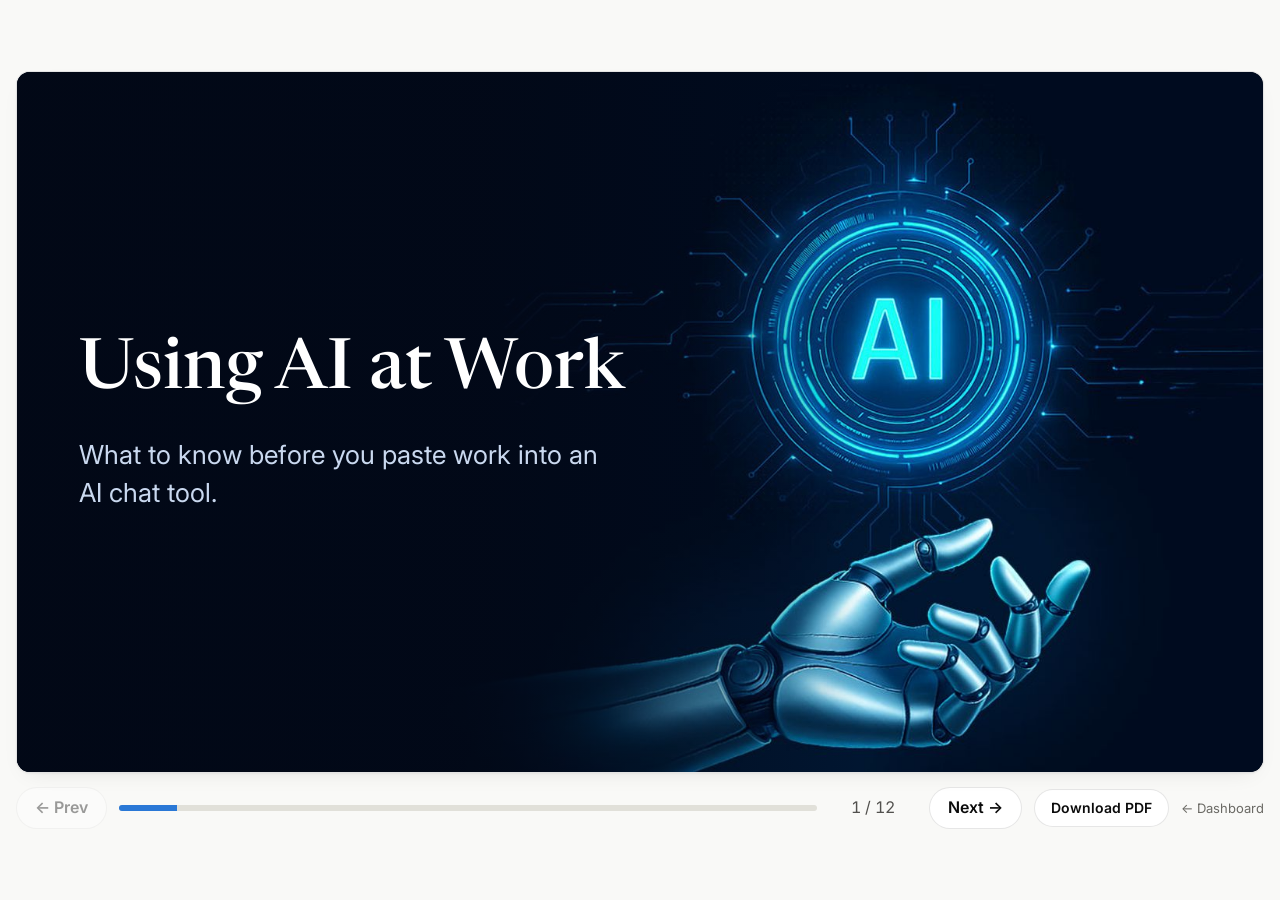
<file: docs/presentation.html>
<!doctype html>
<html lang="en">
<head>
<meta charset="utf-8">
<meta name="viewport" content="width=device-width, initial-scale=1">
<title>Using AI at Work</title>
<meta name="description" content="A 12-slide guide to using AI chat tools at work: free vs paid vs business accounts, what counts as sensitive, why AI makes things up, and who owns what it writes.">
<link rel="canonical" href="https://sansanabria.github.io/ai-adoption-eu/presentation.html">
<link rel="icon" href="favicon.svg" type="image/svg+xml">
<link rel="apple-touch-icon" href="assets/apple-touch-icon.png">
<meta name="theme-color" content="#020816">
<meta property="og:type" content="website">
<meta property="og:site_name" content="AI Adoption EU">
<meta property="og:title" content="Using AI at Work: what to know before you paste anything">
<meta property="og:description" content="A 12-slide guide: free vs paid vs business accounts, what counts as sensitive, why AI makes things up, and who owns what it writes.">
<meta property="og:url" content="https://sansanabria.github.io/ai-adoption-eu/presentation.html">
<meta property="og:image" content="https://sansanabria.github.io/ai-adoption-eu/assets/og-deck.png">
<meta property="og:image:width" content="1200">
<meta property="og:image:height" content="627">
<meta property="og:image:alt" content="Title slide of Using AI at Work: a glowing AI emblem above a robotic hand">
<meta name="twitter:card" content="summary_large_image">
<link rel="stylesheet" href="https://fonts.googleapis.com/css2?family=Newsreader:ital,opsz,wght@0,6..72,400;0,6..72,500;0,6..72,600;1,6..72,500&family=Inter:wght@400;500;600;700&display=swap">
<style>
  :root{
    color-scheme: light;
    --page:#f9f9f7; --surface:#fcfcfb; --surface-raised:#ffffff;
    --text-primary:#0b0b0b; --text-secondary:#52514e; --muted:#6b6a65;
    --link:#1c5cab; --aqua-text:#127a55;
    --badge-1:#1c5cab; --badge-2:#6a4bd0; --badge-teal:#127a55;
    --grid:#e1e0d9; --border:rgba(11,11,11,0.10);
    --blue:#2a78d6; --blue-dark:#184f95; --blue-wash:#e8f0fb;
    --aqua:#1baf7a; --aqua-wash:#e3f6ee;
    --critical:#d03b3b; --critical-wash:#fbe9e9;
    --shadow:0 1px 2px rgba(11,11,11,0.04), 0 8px 24px -12px rgba(11,11,11,0.12);
  }
  @media (prefers-color-scheme: dark){
    :root{
      color-scheme: dark;
      --page:#0d0d0d; --surface:#1a1a19; --surface-raised:#212120;
      --text-primary:#ffffff; --text-secondary:#c3c2b7; --muted:#8f8d86;
      --link:#86b6ef; --aqua-text:#4dc79c;
      --grid:#2c2c2a; --border:rgba(255,255,255,0.10);
      --blue:#3987e5; --blue-dark:#86b6ef; --blue-wash:#152a3f;
      --aqua:#199e70; --aqua-wash:#10281f;
      --critical:#e66767; --critical-wash:#331616;
      --shadow:0 1px 2px rgba(0,0,0,0.3), 0 8px 24px -12px rgba(0,0,0,0.5);
    }
  }
  *{box-sizing:border-box;margin:0}
  html,body{height:100%}
  body{
    background:var(--page); color:var(--text-primary);
    font-family:Inter,system-ui,sans-serif; line-height:1.45;
    display:flex; flex-direction:column; align-items:center; justify-content:center;
    gap:14px; padding:16px; overflow:hidden;
  }
  h1,h2{font-family:Newsreader,Georgia,serif; font-weight:500; line-height:1.12}

  /* Stage: 16:9 on wide screens, all sizes derive from --u (1% of stage width) */
  .stage{
    --u:calc(min(100vw, (100vh - 110px) * 16 / 9) / 100);
    --u:1cqw;
    container-type:inline-size;
    width:min(100%, calc((100vh - 110px) * 16 / 9));
    aspect-ratio:16/9;
    background:var(--surface); border:1px solid var(--border);
    border-radius:14px; box-shadow:var(--shadow);
    position:relative; overflow:hidden;
  }
  .slide{
    position:absolute; inset:0; display:none; flex-direction:column;
    padding:calc(var(--u)*4.2) calc(var(--u)*5); gap:calc(var(--u)*1.6);
    font-size:calc(var(--u)*1.55);
  }
  .slide.active{display:flex}
  .slide:focus{outline:none}
  .slide h2{font-size:calc(var(--u)*3.6)}
  .sub{color:var(--text-secondary); font-size:calc(var(--u)*1.8)}
  .eyebrow{font-size:max(11px, calc(var(--u)*1.3)); font-weight:700; letter-spacing:.14em; text-transform:uppercase; color:var(--link)}
  .pageno{position:absolute; right:calc(var(--u)*2.4); bottom:calc(var(--u)*1.6); color:var(--muted); font-size:max(11px, calc(var(--u)*1.3))}

  .grid{display:grid; gap:calc(var(--u)*1.6); flex:1; min-height:0}
  .cols-2{grid-template-columns:1fr 1fr}
  .cols-3{grid-template-columns:repeat(3,1fr)}
  .rows-3{grid-template-rows:1fr 1fr 1fr}
  .card{
    background:var(--surface-raised); border:1px solid var(--border);
    border-radius:calc(var(--u)*1); padding:calc(var(--u)*1.8); display:flex; flex-direction:column; gap:calc(var(--u)*.8);
  }
  .card h3{font-size:calc(var(--u)*2); font-weight:600; display:flex; align-items:center; gap:calc(var(--u)*1)}
  .card p{color:var(--text-secondary)}
  .card .eg{margin-top:auto; font-size:max(12px, calc(var(--u)*1.35)); color:var(--muted); font-style:italic}
  .badge{
    flex:none; width:calc(var(--u)*3.2); height:calc(var(--u)*3.2); border-radius:50%;
    display:grid; place-items:center; color:#fff; font-weight:700; font-size:calc(var(--u)*1.6);
    background:linear-gradient(135deg,var(--badge-1),var(--badge-2));
  }
  .badge.teal{background:linear-gradient(135deg,var(--badge-teal),var(--badge-1))}
  .badge.alert{background:linear-gradient(135deg,#b02a2a,#d03b3b)}
  .callout{
    background:var(--blue-wash); border-left:calc(var(--u)*.4) solid var(--blue);
    border-radius:calc(var(--u)*.8); padding:calc(var(--u)*1.4) calc(var(--u)*1.8); color:var(--text-primary);
  }
  .callout.teal{background:var(--aqua-wash); border-left-color:var(--aqua)}
  .callout.bad{background:var(--critical-wash); border-left-color:var(--critical)}
  .note{color:var(--muted); font-size:max(11px, calc(var(--u)*1.25))}

  /* Title slide: the PowerPoint's artwork, dark in both themes */
  .slide.title{justify-content:center; gap:calc(var(--u)*2); color:#fff;
    background:linear-gradient(90deg,rgba(2,8,22,.96) 0%,rgba(2,8,22,.8) 38%,rgba(2,8,22,0) 68%),
      url("assets/deck-title.jpg") right center/cover no-repeat, #020816}
  .slide.title h1{font-size:calc(var(--u)*5.6)}
  .slide.title .sub{font-size:calc(var(--u)*2.1); max-width:48%; color:#c9d8ef}
  .slide.closing{justify-content:center; align-items:center; text-align:center;
    background:linear-gradient(135deg,var(--aqua-wash),var(--surface) 60%)}
  .slide.closing h2{font-size:calc(var(--u)*4); max-width:75%}
  .deck-cta{font-size:max(14px, calc(var(--u)*1.7)); color:var(--text-secondary)}
  .deck-cta a{color:var(--link); font-weight:600; text-underline-offset:.2em}

  /* Agenda */
  .agenda{list-style:none; padding:0; display:grid; grid-template-columns:1fr 1fr; grid-auto-flow:column;
    grid-template-rows:repeat(4,1fr); gap:calc(var(--u)*1.2) calc(var(--u)*3); flex:1}
  .agenda a{display:flex; align-items:center; gap:calc(var(--u)*1.4); text-decoration:none; color:var(--text-primary);
    background:var(--surface-raised); border:1px solid var(--border); border-radius:calc(var(--u)*1);
    padding:0 calc(var(--u)*1.6); font-size:calc(var(--u)*1.8); font-weight:500}
  .agenda a:hover,.agenda a:focus-visible{border-color:var(--blue); outline:none}
  .agenda .n{color:var(--link); font-weight:700; font-variant-numeric:tabular-nums}

  /* Table */
  table{width:100%; border-collapse:collapse; background:var(--surface-raised); border-radius:calc(var(--u)*1); overflow:hidden;
    border:1px solid var(--border); font-size:calc(var(--u)*1.4)}
  th,td{padding:calc(var(--u)*.8) calc(var(--u)*1.4); text-align:left; border-bottom:1px solid var(--grid); vertical-align:top}
  thead th{background:var(--blue-wash); color:var(--blue-dark); font-weight:600}
  tbody th{font-weight:600; width:26%}
  tbody tr:last-child>*{border-bottom:0}

  pre.leak{font-family:ui-monospace,Consolas,monospace; font-size:calc(var(--u)*1.7); line-height:1.6; white-space:pre-wrap;
    background:var(--critical-wash); border:1px dashed var(--critical); border-radius:calc(var(--u)*1); padding:calc(var(--u)*1.6)}
  .tag{display:inline-block; background:var(--critical); color:#fff; font-weight:700; font-size:max(11px, calc(var(--u)*1.2));
    letter-spacing:.12em; padding:.2em .8em; border-radius:99px; margin-bottom:calc(var(--u)*.8); font-family:Inter,sans-serif}
  blockquote{font-family:Newsreader,Georgia,serif; font-style:italic; font-size:calc(var(--u)*1.9);
    border-left:calc(var(--u)*.4) solid var(--aqua); padding-left:calc(var(--u)*1.4); color:var(--text-primary)}
  .num{list-style:none; padding:0; display:flex; flex-direction:column; gap:calc(var(--u)*1.1)}
  .num li{display:flex; gap:calc(var(--u)*1.2); align-items:flex-start; color:var(--text-secondary)}
  .num li strong{color:var(--text-primary); display:block}

  /* Controls */
  .controls{display:flex; align-items:center; gap:12px; width:min(100%, calc((100vh - 110px) * 16 / 9))}
  .controls button{font:inherit; font-weight:600; cursor:pointer; color:var(--text-primary);
    background:var(--surface-raised); border:1px solid var(--border); border-radius:99px; padding:8px 18px}
  .controls button:hover{border-color:var(--blue)}
  .controls button:focus-visible,.stage a:focus-visible{outline:2px solid var(--blue); outline-offset:2px}
  .controls button:disabled{opacity:.4; cursor:default}
  .bar{flex:1; height:6px; background:var(--grid); border-radius:99px; overflow:hidden}
  .bar i{display:block; height:100%; width:0; background:var(--blue); transition:width .25s}
  #counter{font-variant-numeric:tabular-nums; color:var(--text-secondary); min-width:5.5em; text-align:center}
  .dl{font-weight:600; font-size:14px; color:var(--text-primary); text-decoration:none; white-space:nowrap;
    background:var(--surface-raised); border:1px solid var(--border); border-radius:99px; padding:8px 16px}
  .dl:hover{border-color:var(--blue)}
  .dl:focus-visible,.home:focus-visible{outline:2px solid var(--blue); outline-offset:2px}
  .home{color:var(--muted); font-size:13px; text-decoration:none}

  /* Phones, small tablets and landscape phones: drop 16:9, let each slide scroll */
  @media (max-width:900px), (max-height:520px){
    body{overflow:auto; justify-content:flex-start}
    .stage{--u:4.6px; width:100%; aspect-ratio:auto; height:calc(100vh - 100px); height:calc(100dvh - 100px)}
    .slide{overflow-y:auto; font-size:15px; padding:20px 16px}
    .slide h2{font-size:26px} .slide.title h1{font-size:38px} .slide.closing h2{font-size:26px}
    .sub,.slide.title .sub{font-size:16px; max-width:100%}
    .eyebrow,.note,.tag{font-size:12px} .card .eg{font-size:13px} .deck-cta{font-size:16px}
    .pageno{display:none}   /* the counter below already says where you are */
    .cols-2,.cols-3,.agenda{grid-template-columns:1fr}
    .rows-3{grid-template-rows:none}
    .slide>*{flex-shrink:0} .grid{flex:none; min-height:auto}
    .agenda{grid-auto-flow:row; grid-template-rows:none}
    .agenda a{padding:12px 14px; font-size:16px}
    .card h3{font-size:17px} .badge{width:28px; height:28px; font-size:14px}
    table,pre.leak{font-size:13px} blockquote{font-size:17px}
    th,td{padding:8px 6px} tbody th{width:auto} table{table-layout:fixed}
    .controls{width:100%; flex-wrap:wrap; gap:10px} .bar{order:-1; flex:1 1 100%} #counter{min-width:0; flex:1; white-space:nowrap} .controls button{padding:8px 14px} .home{flex:1 1 100%; text-align:center}
    .dl{padding:8px 12px} .dl-long{display:none}
    .slide.title{justify-content:flex-end;
      background:linear-gradient(180deg,rgba(2,8,22,0) 0%,rgba(2,8,22,0) 42%,rgba(2,8,22,.94) 74%),
        url("assets/deck-title.jpg") 70% center/cover no-repeat, #020816}
  }

  @media print{
    @page{size:landscape; margin:0}
    :root{color-scheme:light; --page:#fff; --surface:#fcfcfb; --surface-raised:#fff; --text-primary:#0b0b0b; --text-secondary:#52514e; --muted:#6b6a65; --link:#1c5cab; --aqua-text:#127a55; --grid:#e1e0d9; --border:rgba(11,11,11,.10); --blue:#2a78d6; --blue-dark:#184f95; --blue-wash:#e8f0fb; --aqua:#1baf7a; --aqua-wash:#e3f6ee; --critical:#d03b3b; --critical-wash:#fbe9e9}
    *{-webkit-print-color-adjust:exact; print-color-adjust:exact}
    body{display:block; overflow:visible; padding:0; background:#fff}
    .controls{display:none}
    .stage{width:100vw; height:auto; aspect-ratio:auto; border:0; box-shadow:none; border-radius:0; container-type:normal; --u:1vw; overflow:visible}
    .slide{position:relative; display:flex; height:56.25vw; break-after:page; overflow:hidden}
    .slide:last-child{break-after:auto}
  }
</style>
</head>
<body>

<main class="stage" id="stage" aria-label="Using AI at Work presentation">

  <section class="slide title" id="s1" tabindex="-1" aria-label="Slide 1 of 12">
    <h1>Using AI at Work</h1>
    <p class="sub">What to know before you paste work into an AI chat tool.</p>
  </section>

  <section class="slide" id="s2" tabindex="-1" aria-label="Slide 2 of 12">
    <h2>What we'll cover</h2>
    <ol class="agenda">
      <li><a href="#3"><span class="n">01</span>A few terms first</a></li>
      <li><a href="#4"><span class="n">02</span>Two examples of AI at work</a></li>
      <li><a href="#5"><span class="n">03</span>Your account type decides what happens to your data</a></li>
      <li><a href="#6"><span class="n">04</span>Before you automate: is AI in the loop?</a></li>
      <li><a href="#7"><span class="n">05</span>Some examples of how to use AI</a></li>
      <li><a href="#8"><span class="n">06</span>Examples of what not to share</a></li>
      <li><a href="#10"><span class="n">07</span>Why AI makes things up</a></li>
      <li><a href="#11"><span class="n">08</span>Who owns what it writes?</a></li>
    </ol>
    <span class="pageno">2</span>
  </section>

  <section class="slide" id="s3" tabindex="-1" aria-label="Slide 3 of 12">
    <h2>A few terms first, so we're all on the same page</h2>
    <div class="grid cols-2 rows-3">
      <div class="card"><h3><span class="badge">1</span>AI model (or "LLM")</h3><p>The engine behind the AI chat tools out there. It's been trained on a huge pile of text to guess a good next answer. It doesn't know things the way a person does.</p></div>
      <div class="card"><h3><span class="badge">2</span>Prompt</h3><p>Just what you type in: the question or instruction you give it. A better prompt gets you a better answer, which we'll come back to.</p></div>
      <div class="card"><h3><span class="badge">3</span>Training data</h3><p>Everything a model has learned from. On some accounts, what you type today can end up shaping tomorrow's version of the model, more on that shortly.</p></div>
      <div class="card"><h3><span class="badge">4</span>AI agent</h3><p>A tool built on top of a model that can actually go do something (search, calculate, pull a file) instead of just chatting back at you.</p></div>
      <div class="card" style="grid-column:1/-1"><h3><span class="badge alert">5</span>AI hallucination</h3><p>When it states something false with total confidence: a rule, a source that simply doesn't exist. This is the one to remember: always check anything factual before you rely on it.</p></div>
    </div>
    <span class="pageno">3</span>
  </section>

  <section class="slide" id="s4" tabindex="-1" aria-label="Slide 4 of 12">
    <h2>Two examples of AI at work</h2>
    <p class="sub">Not the only kinds out there, but a useful line to know.</p>
    <div class="grid cols-2">
      <div class="card"><h3><span class="badge">1</span>Your company's own AI tool</h3>
        <p>Something the company sets up and controls itself. It might run on the same kind of model as any public AI chat tool under the hood, but it lives inside the company's own systems, with its own rules about what it can see and where the data goes.</p>
        <p class="eg">Examples: an assistant your IT team set up, or AI built into tools your company already manages.</p></div>
      <div class="card"><h3><span class="badge teal">2</span>An outside AI tool</h3>
        <p>Any AI chat tool you've signed up for yourself through a browser or an app. Genuinely useful. But the moment you're in it, you're a guest inside someone else's product, on their terms.</p>
        <p class="eg">Examples: a public AI chatbot on your own login, an AI app on your phone, any free browser extension that "adds AI" to something.</p></div>
    </div>
    <div class="callout">Same kind of tool. Completely different rules about what happens to what you type.</div>
    <span class="pageno">4</span>
  </section>

  <section class="slide" id="s5" tabindex="-1" aria-label="Slide 5 of 12">
    <h2>Your account type decides what happens to your data</h2>
    <p class="sub">Free, paid personal, and business accounts are three different contracts, not three price points on the same thing.</p>
    <table>
      <thead><tr><th scope="col"></th><th scope="col">Personal (Free)</th><th scope="col">Personal (Paid)</th><th scope="col">Business / Enterprise</th></tr></thead>
      <tbody>
        <tr><th scope="row">Trains the model on what you type?</th><td>On by default, opt out yourself</td><td>On by default, opt out yourself</td><td>No, by default</td></tr>
        <tr><th scope="row">Who can actually see it</th><td>The provider</td><td>The provider</td><td>Your company; provider access is limited by contract</td></tr>
        <tr><th scope="row">Data deletion on request</th><td>Rarely</td><td>Sometimes</td><td>Yes, configurable</td></tr>
        <tr><th scope="row">Can the company manage the account?</th><td>No</td><td>No</td><td>Admin controls, company sign-in</td></tr>
      </tbody>
    </table>
    <div class="callout">A paid personal subscription buys you a faster, better tool. It doesn't buy you privacy.</div>
    <p class="note">Disclaimer: data policies like these change constantly and vary by provider, so check the tool's own current data policy and go into its Data Controls yourself. Don't assume the default is doing what you want.</p>
    <span class="pageno">5</span>
  </section>

  <section class="slide" id="s6" tabindex="-1" aria-label="Slide 6 of 12">
    <h2>Before you automate: is AI actually in the loop?</h2>
    <p class="sub">Not every automation needs what's on the last page. The ones with an AI step do.</p>
    <div class="grid cols-2">
      <div class="card"><h3><span class="badge teal">1</span>No AI involved</h3>
        <p>A scheduled export, a template macro, a straightforward rules engine moving data from one place to another. Normal build, test, and sign-off process applies, same as any other process change.</p></div>
      <div class="card"><h3><span class="badge">2</span>AI is one of the steps</h3>
        <p>If any step reads, summarises, decides, or drafts using an AI model, it inherits the same account rules from the last page. Test it on made-up data first, and write down what each piece of that made-up data stands in for.</p></div>
    </div>
    <span class="pageno">6</span>
  </section>

  <section class="slide" id="s7" tabindex="-1" aria-label="Slide 7 of 12">
    <h2>Some examples of how to use AI</h2>
    <p class="sub">None of this needs code, and none of it needs a new system.</p>
    <div class="grid cols-3">
      <div class="card"><h3><span class="badge teal">1</span>Explaining an issue</h3><p>Describe what's going wrong in plain words and ask what usually causes that pattern.</p></div>
      <div class="card"><h3><span class="badge teal">2</span>Checking your writing</h3><p>Ask it to find the gaps or the unclear bit before you send an email or a note.</p></div>
      <div class="card"><h3><span class="badge teal">3</span>Explaining new things</h3><p>Market terms, a system, contract language: explained in plain English, no client data needed.</p></div>
    </div>
    <span class="pageno">7</span>
  </section>

  <section class="slide" id="s8" tabindex="-1" aria-label="Slide 8 of 12">
    <h2>What generally counts as sensitive</h2>
    <div class="grid cols-2">
      <div class="card"><h3><span class="badge">1</span>Client &amp; personal data</h3><p>Names, employers, contact details: anyone identifiable, colleague or client.</p></div>
      <div class="card"><h3><span class="badge">2</span>Account &amp; case numbers</h3><p>Account IDs, case references, policy numbers: anything that maps back to a specific record.</p></div>
      <div class="card"><h3><span class="badge">3</span>Exact financial figures</h3><p>Real balances, amounts, dates or valuations: round them or describe them instead.</p></div>
      <div class="card"><h3><span class="badge">4</span>Credentials &amp; internal info</h3><p>Logins, passwords, API keys, and anything not yet public: deals, strategy, unreleased results.</p></div>
    </div>
    <div class="callout bad"><strong>Rule of thumb:</strong> If you wouldn't post it on the company intranet for everyone to see, don't paste it into an AI chat tool either.</div>
    <span class="pageno">8</span>
  </section>

  <section class="slide" id="s9" tabindex="-1" aria-label="Slide 9 of 12">
    <h2>Examples of what not to share</h2>
    <div class="grid cols-2">
      <div><span class="tag">NEVER PASTE THIS</span>
<pre class="leak">Client:    Jane Doe, Acme Holdings Ltd
Account:   88-4471-02
Amount:    EUR 41,220, due 14 Mar
Login:     j.doe / ••••••••</pre></div>
      <div style="display:flex;flex-direction:column;gap:calc(var(--u)*1.6);justify-content:center">
        <div class="callout bad">Names a person, a company, an account number, an amount, and a login. Once it's sent, it can't be pulled back.</div>
        <div class="callout teal">Take out the who, keep the what. Names, account numbers and exact amounts come out; the actual problem stays in.</div>
      </div>
    </div>
    <span class="pageno">9</span>
  </section>

  <section class="slide" id="s10" tabindex="-1" aria-label="Slide 10 of 12">
    <h2>Why AI makes things up (and how to reduce it)</h2>
    <p class="sub">This matters most with an outside tool: there's no one behind it checking your specific answer.</p>
    <div class="grid cols-2">
      <div class="card"><p class="eyebrow">Why it happens</p>
        <ol class="num">
          <li><span class="badge">1</span><span>It can't see your company's systems, only what you tell it.</span></li>
          <li><span class="badge">2</span><span>It has a cutoff date, a new regulation or policy update might not be in there yet.</span></li>
          <li><span class="badge">3</span><span>It's built to sound fluent, not to flag doubt: the tone is the same whether it's sure or just making something up.</span></li>
          <li><span class="badge">4</span><span>Disagreeing with it often makes it agree with you, which isn't the same as you being right.</span></li>
        </ol></div>
      <div class="card"><p class="eyebrow" style="color:var(--aqua-text)">How to reduce it: prompt for it</p>
        <p>Try asking it this:</p>
        <blockquote>"Always tell me where this comes from. If you don't have a real source, or you're not sure, say so instead of guessing."</blockquote></div>
    </div>
    <span class="pageno">10</span>
  </section>

  <section class="slide" id="s11" tabindex="-1" aria-label="Slide 11 of 12">
    <h2>Who owns what it writes?</h2>
    <p class="sub">Ownership of AI-written material is still an open legal question, treat it that way.</p>
    <div class="grid cols-2">
      <div class="card"><p class="eyebrow">The short version</p>
        <p>Courts have been ruling that something purely AI-written isn't protected by copyright at all, only the parts where a person actually made the creative decisions. Typing a good prompt, or picking your favorite draft out of a few, doesn't count as authorship on its own.</p>
        <p class="callout" style="margin-top:auto"><strong>In practice:</strong> a report or client note that's mostly untouched AI output may not be something the company can fully claim as its own work, or stop someone else from copying.</p></div>
      <div class="card"><p class="eyebrow" style="color:var(--aqua-text)">How to stay covered</p>
        <ol class="num">
          <li><span class="badge teal">1</span><span><strong>Edit it, don't just copy it.</strong>Real changes and choices are what make something actually yours.</span></li>
          <li><span class="badge teal">2</span><span><strong>Keep a record.</strong>Note what was AI-drafted and what a person changed, especially for anything client-facing.</span></li>
          <li><span class="badge teal">3</span><span><strong>Don't publish it as-is.</strong>Not under the company's name, for anything that matters legally or commercially.</span></li>
          <li><span class="badge teal">4</span><span><strong>Ask when it's not obvious.</strong>Check your company's AI policy, or ask your legal team, before your name goes on AI-written material.</span></li>
        </ol></div>
    </div>
    <span class="pageno">11</span>
  </section>

  <section class="slide closing" id="s12" tabindex="-1" aria-label="Slide 12 of 12">
    <h2>If you were wondering, yes, this presentation was made with AI help.</h2>
    <p class="deck-cta">Explore the data behind this guide: <a href="./">sansanabria.github.io/ai-adoption-eu</a></p>
  </section>
</main>

<nav class="controls" aria-label="Slide navigation">
  <button id="prev" type="button" aria-label="Previous slide">← Prev</button>
  <div class="bar" aria-hidden="true"><i id="progress"></i></div>
  <span id="counter" aria-live="polite">1 / 12</span>
  <button id="next" type="button" aria-label="Next slide">Next →</button>
  <a class="dl" href="downloads/using-ai-at-work-slides.pdf" download aria-label="Download PDF of the slides"><span class="dl-long">Download </span>PDF</a>
  <a class="home" href="./">← Dashboard</a>
</nav>

<script>
(function () {
  var slides = Array.prototype.slice.call(document.querySelectorAll('.slide'));
  var total = slides.length;
  var prev = document.getElementById('prev');
  var next = document.getElementById('next');
  var counter = document.getElementById('counter');
  var progress = document.getElementById('progress');
  var current = 0;

  function clamp(n) { return Math.max(0, Math.min(total - 1, n)); }

  function show(index, updateHash, moveFocus) {
    current = clamp(index);
    slides.forEach(function (s, i) { s.classList.toggle('active', i === current); });
    counter.textContent = (current + 1) + ' / ' + total;
    progress.style.width = ((current + 1) / total * 100) + '%';
    prev.disabled = current === 0;
    next.disabled = current === total - 1;
    if (moveFocus) slides[current].focus({ preventScroll: true });
    if (updateHash) {
      try { history.replaceState(null, '', '#' + (current + 1)); } catch (e) { /* file:// or sandboxed */ }
    }
  }

  function fromHash() {
    var n = parseInt(location.hash.replace('#', ''), 10);
    return isNaN(n) ? 0 : clamp(n - 1);
  }

  prev.addEventListener('click', function () { show(current - 1, true); });
  next.addEventListener('click', function () { show(current + 1, true); });

  document.addEventListener('keydown', function (e) {
    if (e.altKey || e.ctrlKey || e.metaKey) return;
    var t = e.target;
    if (t.closest && t.closest('input, textarea, select, [contenteditable]')) return;
    // Space activates a focused button or link; every other key still moves between slides.
    if (e.key === ' ' && t.closest && t.closest('button, a')) return;
    switch (e.key) {
      case 'ArrowRight': case 'PageDown': case ' ': e.preventDefault(); show(current + 1, true, true); break;
      case 'ArrowLeft': case 'PageUp': e.preventDefault(); show(current - 1, true, true); break;
      case 'Home': show(0, true); break;
      case 'End': show(total - 1, true); break;
    }
  });

  var startX = null, startY = null;
  var stage = document.getElementById('stage');
  stage.addEventListener('touchstart', function (e) {
    if (e.touches.length !== 1) { startX = null; return; }
    startX = e.touches[0].clientX; startY = e.touches[0].clientY;
  }, { passive: true });
  stage.addEventListener('touchend', function (e) {
    if (startX === null) return;
    var dx = e.changedTouches[0].clientX - startX;
    var dy = e.changedTouches[0].clientY - startY;
    startX = null;
    if (Math.abs(dx) > 60 && Math.abs(dx) > Math.abs(dy) * 1.5) show(current + (dx < 0 ? 1 : -1), true);
  }, { passive: true });

  window.addEventListener('hashchange', function () { show(fromHash(), true, true); });
  show(fromHash(), true);
})();
</script>
</body>
</html>
</file>
<file: docs/styles.css>
/* AI Adoption EU dashboard.
   Tokens first. Charts follow the dataviz method: one blue for bars and dots, gold only for the two
   extreme countries, ink (never the series colour) for every number and label. */

:root{
  color-scheme: light;
  --page:#f9f9f7;
  --surface-raised:#ffffff;
  --text-primary:#0b0b0b;
  --text-secondary:#52514e;
  --muted:#6b6a65;
  --grid:#e1e0d9;
  --border:rgba(11,11,11,0.10);
  --blue:#2a78d6;
  --blue-wash:#e8f0fb;
  --link:#1c5cab;
  --button:#1c5cab;
  --gold:#eda100;
  --dot:#3987e5;                 /* country dots; ink labels reach 5.4:1 on it */
  --emph:#c98500;               /* the two extreme countries; 3:1 or better on both surfaces */
  --success-text:#006300;
  --warning:#fab219;
  --warning-text:#8a5a00;
  --critical:#d03b3b;
  --critical-text:#b02a2a;
  --good-wash:#e7f7e7;
  --warning-wash:#fff6e2;
  --critical-wash:#fbe9e9;
  --ord-1:#86b6ef;              /* company size, small -> large (validated --ordinal, light) */
  --ord-2:#2a78d6;
  --ord-3:#104281;
  --tip-bg:#1a1a19;
  --tip-text:#ffffff;
  --tip-muted:#c3c2b7;
  --shadow:0 1px 2px rgba(11,11,11,0.04), 0 8px 24px -12px rgba(11,11,11,0.12);
}
@media (prefers-color-scheme: dark){
  :root:not([data-theme="light"]){
    color-scheme: dark;
    --page:#0d0d0d;
    --surface-raised:#212120;
    --text-primary:#ffffff;
    --text-secondary:#c3c2b7;
    --muted:#8f8d86;
    --grid:#2c2c2a;
    --border:rgba(255,255,255,0.10);
    --blue:#3987e5;
    --blue-wash:#152a3f;
    --link:#86b6ef;
    --button:#256abf;
    --gold:#c98500;
    --success-text:#0ca30c;
    --warning-text:#fab219;
    --critical:#e66767;
    --critical-text:#e66767;
    --good-wash:#122a12;
    --warning-wash:#332a10;
    --critical-wash:#331616;
    --ord-1:#1c5cab;            /* validated --ordinal, dark, on #212120 */
    --ord-2:#3987e5;
    --ord-3:#9ec5f4;
    --tip-bg:#f9f9f7;
    --tip-text:#0b0b0b;
    --tip-muted:#52514e;
    --shadow:0 1px 2px rgba(0,0,0,0.3), 0 8px 24px -12px rgba(0,0,0,0.5);
  }
}
:root[data-theme="dark"]{
  color-scheme: dark;
  --page:#0d0d0d;
  --surface-raised:#212120;
  --text-primary:#ffffff;
  --text-secondary:#c3c2b7;
  --muted:#8f8d86;
  --grid:#2c2c2a;
  --border:rgba(255,255,255,0.10);
  --blue:#3987e5;
  --blue-wash:#152a3f;
  --link:#86b6ef;
  --button:#256abf;
  --gold:#c98500;
  --success-text:#0ca30c;
  --warning-text:#fab219;
  --critical:#e66767;
  --critical-text:#e66767;
  --good-wash:#122a12;
  --warning-wash:#332a10;
  --critical-wash:#331616;
  --ord-1:#1c5cab;
  --ord-2:#3987e5;
  --ord-3:#9ec5f4;
  --tip-bg:#f9f9f7;
  --tip-text:#0b0b0b;
  --tip-muted:#52514e;
  --shadow:0 1px 2px rgba(0,0,0,0.3), 0 8px 24px -12px rgba(0,0,0,0.5);
}

/* ---------- base ---------- */
*{box-sizing:border-box}
html{-webkit-text-size-adjust:100%}
body{
  margin:0;
  background:var(--page);
  color:var(--text-primary);
  font-family:Inter,system-ui,-apple-system,"Segoe UI",sans-serif;
  line-height:1.5;
  padding:40px 24px 64px;
}
h1,h2,h3,p,figure{margin:0}
a{color:var(--link);text-underline-offset:3px}
:focus-visible{outline:2px solid var(--blue);outline-offset:2px}
[id]{scroll-margin-top:16px}
.wrap{max-width:1180px;margin:0 auto}
.sr-only{position:absolute;width:1px;height:1px;padding:0;margin:-1px;overflow:hidden;clip:rect(0 0 0 0);white-space:nowrap;border:0}
.stack > * + *{margin-top:48px}

/* ---------- header ---------- */
.report-head{margin-bottom:40px}
.eyebrow{font-size:11.5px;font-weight:700;letter-spacing:.11em;text-transform:uppercase;color:var(--link);display:flex;align-items:center;gap:8px}
.eu-dots{width:16px;height:16px;flex:none}
.eu-dots circle{fill:var(--gold)}
h1{
  font-family:Newsreader,Georgia,serif;
  font-weight:600;
  font-size:clamp(32px,4.4vw,52px);
  line-height:1.04;
  letter-spacing:-0.01em;
  margin:10px 0 20px;
  text-wrap:balance;
}
.head-grid{display:grid;grid-template-columns:minmax(0,1fr) 300px;gap:40px;align-items:start}
.lede{font-size:16.5px;line-height:1.55;color:var(--text-secondary);max-width:62ch}
.takeaways{list-style:none;margin:24px 0 0;padding:0;display:grid;grid-template-columns:repeat(3,minmax(0,1fr));border-top:1px solid var(--border)}
.takeaways li{padding:14px 18px 0 0}
.takeaways li + li{padding-left:18px;border-left:1px solid var(--border)}
.takeaways a{
  color:var(--text-primary);
  font-size:15px;
  font-weight:500;
  line-height:1.4;
  text-decoration:underline;
  text-decoration-color:var(--muted);
  text-decoration-thickness:1px;
  text-underline-offset:4px;
}
.takeaways a:hover{text-decoration-color:var(--blue)}
.updated{font-size:12.5px;color:var(--text-secondary);margin-top:24px;padding-top:16px;border-top:1px solid var(--border)}

/* ---------- slide deck promotion ---------- */
.deck-card{background:var(--surface-raised);border:1px solid var(--border);border-radius:14px;box-shadow:var(--shadow);overflow:hidden}
.deck-thumb{display:block}
.deck-thumb img{display:block;width:100%;height:auto}
.deck-card-body{padding:14px 16px 16px;display:flex;flex-direction:column;gap:4px}
.deck-card-title{font-weight:600;font-size:15px;line-height:1.35}
.deck-card-sub{font-size:13px;color:var(--text-secondary);line-height:1.45}
.deck-actions{display:flex;flex-wrap:wrap;gap:8px;margin-top:10px}
.btn{
  display:inline-flex;align-items:center;justify-content:center;
  font:600 13.5px/1.2 Inter,system-ui,sans-serif;
  padding:10px 16px;border-radius:999px;
  border:1px solid var(--border);background:var(--surface-raised);color:var(--text-primary);
  text-decoration:none;white-space:nowrap;
}
.btn:hover{border-color:var(--blue)}
.btn-primary{background:var(--button);border-color:var(--button);color:#fff}
.btn-primary:hover{border-color:var(--button);filter:brightness(1.1)}

.deck-feature{display:grid;grid-template-columns:minmax(0,1fr) minmax(0,1.1fr);gap:28px;align-items:center}
.deck-feature-media{display:block}
.deck-feature-media img{display:block;width:100%;height:auto;border-radius:10px;border:1px solid var(--border)}
.deck-feature-lede{font-size:15px;color:var(--text-secondary);line-height:1.55;margin-top:10px}
.teasers{margin:14px 0 0;padding-left:1.1em;display:flex;flex-direction:column;gap:6px;font-size:14.5px}
.teasers li::marker{color:var(--blue)}

/* ---------- headline figures ---------- */
.kpi-row{
  display:grid;grid-template-columns:repeat(5,minmax(0,1fr));
  gap:1px;background:var(--border);
  border:1px solid var(--border);border-radius:14px;overflow:hidden;box-shadow:var(--shadow);
}
.kpi{background:var(--surface-raised);padding:20px 18px 18px;display:flex;flex-direction:column;gap:6px;min-width:0}
.kpi-label{font-size:12px;color:var(--text-secondary);line-height:1.35;min-height:32px}
.kpi-value{font-size:32px;font-weight:600;letter-spacing:-0.01em;line-height:1.1;display:flex;align-items:baseline;gap:4px}
.kpi-unit{font-size:15px;font-weight:500;color:var(--text-secondary)}
.kpi-delta{font-size:12px;font-weight:600;color:var(--success-text)}

/* ---------- panels & section heads ---------- */
.panel{background:var(--surface-raised);border:1px solid var(--border);border-radius:14px;padding:24px 26px 22px;box-shadow:var(--shadow)}
.two-col{display:grid;grid-template-columns:minmax(0,1.6fr) minmax(0,1fr);gap:20px;align-items:stretch}
.section-head{display:flex;align-items:flex-start;justify-content:space-between;gap:16px;margin-bottom:18px}
.section-title{font-family:Newsreader,Georgia,serif;font-weight:600;font-size:23px;line-height:1.2;letter-spacing:-0.005em;text-wrap:balance}
.section-sub{font-size:13px;color:var(--text-secondary);margin-top:6px;max-width:62ch}
.source-tag{font-size:11.5px;color:var(--text-secondary);white-space:nowrap;padding-top:4px}

/* ---------- trend (line) ---------- */
.trend-plot{position:relative;height:190px;margin:18px 28px 0 40px}
.trend-grid{position:absolute;left:0;right:0;bottom:calc(var(--y) * 1%);border-top:1px solid var(--grid)}
.trend-grid span{position:absolute;right:100%;top:0;margin-right:8px;transform:translateY(-50%);font-size:11px;color:var(--muted);font-variant-numeric:tabular-nums}
.trend-svg{position:absolute;inset:0;width:100%;height:100%;overflow:visible}
.trend-area{fill:var(--blue);fill-opacity:.1}
.trend-line{fill:none;stroke:var(--blue);stroke-width:2;stroke-linejoin:round;stroke-linecap:round;vector-effect:non-scaling-stroke}
.trend-pt{
  position:absolute;left:calc(var(--x) * 1%);bottom:calc(var(--y) * 1%);
  width:24px;height:24px;margin:0;padding:0;border:0;border-radius:50%;
  background:none;cursor:pointer;transform:translate(-50%,50%);
}
.trend-pt::before{content:"";position:absolute;inset:7px;border-radius:50%;background:var(--blue);box-shadow:0 0 0 2px var(--surface-raised)}
.trend-pt:hover::before,.trend-pt:focus-visible::before{inset:5px}
.trend-lbl{position:absolute;left:calc(var(--x) * 1%);bottom:calc(var(--y) * 1%);font-size:12.5px;font-weight:600;white-space:nowrap;pointer-events:none}
.trend-lbl.below{transform:translate(-50%,calc(100% + 8px))}
.trend-lbl.below.start{transform:translate(-6px,calc(100% + 8px))}
.trend-lbl.end{transform:translate(calc(-100% + 6px),-12px)}
.trend-x{position:relative;height:18px;margin:10px 28px 0 40px}
.trend-x span{position:absolute;left:calc(var(--x) * 1%);transform:translateX(-50%);font-size:11.5px;color:var(--text-secondary)}

/* ---------- company size (ordinal bars) ---------- */
.size-list{display:flex;flex-direction:column;gap:14px;margin-top:4px}
.size-top{display:flex;justify-content:space-between;gap:12px;font-size:13px;margin-bottom:6px}
.size-name{color:var(--text-secondary);font-weight:500}
.size-val{font-weight:700;font-variant-numeric:tabular-nums}
.size-bar{height:14px;border-radius:0 4px 4px 0}
.size-bar.ord-1{background:var(--ord-1)}
.size-bar.ord-2{background:var(--ord-2)}
.size-bar.ord-3{background:var(--ord-3)}
.size-bar.ord-ref{background:var(--muted)}
.size-ref{padding-top:14px;border-top:1px solid var(--grid)}
.size-row:hover .size-bar{filter:brightness(1.12)}

/* ---------- horizontal bars (functions, sectors) ---------- */
.hbar-chart{display:flex;flex-direction:column;gap:10px}
.hbar-row{display:grid;grid-template-columns:minmax(120px,210px) minmax(0,1fr) 52px;align-items:center;gap:12px}
.hbar-label{font-size:13px;color:var(--text-secondary);text-align:right;line-height:1.25}
.hbar-track{position:relative;display:flex;align-items:center;height:16px}
.hbar-fill{height:100%;min-width:2px;background:var(--blue);border-radius:0 4px 4px 0}
.hbar-val{font-size:12.5px;font-weight:700;font-variant-numeric:tabular-nums}
.hbar-row:hover .hbar-fill,.hbar-row.is-active .hbar-fill{filter:brightness(1.15)}
.hbar-row.is-active .hbar-label{color:var(--text-primary);font-weight:600}

/* ---------- countries: dot plot and ranked list ---------- */
.dp{container-type:inline-size;--d:clamp(9px,3.4cqw,30px)}   /* a dot is at most 1/29 of the width: see UNITS_ACROSS */
.dp-inner{margin-inline:calc(var(--d) / 2)}
.dp-avg-row{position:relative;height:22px}
.dp-avg-label{position:absolute;left:calc(var(--v) * 1%);bottom:3px;transform:translateX(-50%);font-size:12px;color:var(--text-secondary);white-space:nowrap}
.dp-avg-label b{color:var(--text-primary);font-weight:700}
.dp-call-row{position:relative;height:26px}
.dp-call{position:absolute;bottom:2px;font-size:13px;font-weight:600;white-space:nowrap}
.dp-call b{font-weight:700}
.dp-call::after{content:"";position:absolute;top:100%;height:calc(var(--lead) * var(--d));border-left:1px solid var(--muted)}
.dp-call-lo{left:calc(var(--v) * 1%)}
.dp-call-lo::after{left:0}
.dp-call-hi{right:calc((100 - var(--v)) * 1%)}
.dp-call-hi::after{right:0}
.dp-field{position:relative;height:calc(var(--span) * var(--d))}
.dp-grid{position:absolute;top:0;bottom:0;left:calc(var(--v) * 1%);border-left:1px solid var(--grid)}
.dp-avg{position:absolute;top:-26px;bottom:0;left:calc(var(--v) * 1%);border-left:1.5px solid var(--text-secondary);pointer-events:none}
.dp-dot{
  position:absolute;left:calc(var(--v) * 1%);top:calc(50% + var(--y) * var(--d));
  width:var(--d);height:var(--d);margin:calc(var(--d) / -2) 0 0 calc(var(--d) / -2);
  border-radius:50%;background:var(--dot);box-shadow:0 0 0 2px var(--surface-raised);
  display:grid;place-items:center;color:#0b0b0b;font-size:11px;font-weight:700;line-height:1;letter-spacing:.01em;
}
.dp-dot.hi,.dp-dot.lo{background:var(--emph)}
.dp-dot:hover,.dp-dot.is-active{z-index:3;outline:2px solid var(--text-primary);outline-offset:2px}
.dp-code{pointer-events:none}
@container (max-width:640px){ .dp-code{display:none} }
.dp-axis{position:relative;height:22px;margin-top:6px}
.dp-axis span{position:absolute;left:calc(var(--v) * 1%);transform:translateX(-50%);font-size:11.5px;color:var(--text-secondary);font-variant-numeric:tabular-nums}
.rank-list{list-style:none;margin:28px 0 0;padding:0;columns:3;column-gap:36px;font-size:13px}
.rank-list li{display:grid;grid-template-columns:2em minmax(0,1fr) auto;gap:8px;align-items:baseline;padding:6px;border-bottom:1px solid var(--grid);break-inside:avoid}
.rank-list .rk{color:var(--text-secondary);font-variant-numeric:tabular-nums}
.rank-list .nm{min-width:0;overflow-wrap:anywhere}
.rank-list .tbl-val{font-weight:700;font-variant-numeric:tabular-nums}
.rank-list li.is-active{background:var(--blue-wash)}

/* ---------- who benefits ---------- */
.occ-grid{display:grid;grid-template-columns:repeat(3,minmax(0,1fr));gap:16px}
.occ-card{background:var(--surface-raised);border:1px solid var(--border);border-radius:14px;padding:20px;box-shadow:var(--shadow);display:flex;flex-direction:column;gap:10px}
.occ-title{font-size:14px;font-weight:700;line-height:1.3}
.occ-hours{font-size:32px;font-weight:600;letter-spacing:-0.01em;line-height:1.1}
.occ-unit{font-size:14px;font-weight:500;color:var(--text-secondary);margin-left:6px}
.occ-desc{font-size:13px;color:var(--text-secondary);line-height:1.5}
.chip{display:inline-flex;align-items:center;gap:6px;font-size:11.5px;font-weight:700;padding:5px 10px;border-radius:999px;width:fit-content}
.chip .dot{width:7px;height:7px;border-radius:50%}
.chip.good{background:var(--good-wash);color:var(--success-text)}
.chip.good .dot{background:var(--success-text)}
.chip.warning{background:var(--warning-wash);color:var(--warning-text)}
.chip.warning .dot{background:var(--warning)}
.chip.critical{background:var(--critical-wash);color:var(--critical-text)}
.chip.critical .dot{background:var(--critical)}

/* ---------- generative AI purposes (meters) ---------- */
.purpose-grid{display:grid;grid-template-columns:repeat(3,minmax(0,1fr));gap:20px}
.purpose-name{font-size:13px;color:var(--text-secondary);font-weight:600;margin-bottom:6px}
.purpose-value{font-size:28px;font-weight:600;letter-spacing:-0.01em;line-height:1.1;margin-bottom:10px}
.purpose-track{height:10px;background:var(--blue-wash);border-radius:0 4px 4px 0}
.purpose-fill{height:100%;background:var(--blue);border-radius:0 4px 4px 0}

/* ---------- footer ---------- */
footer{margin-top:56px;padding-top:22px;border-top:1px solid var(--border);display:flex;flex-direction:column;gap:12px}
.credit{font-size:14px;line-height:1.55;max-width:90ch}
.src{font-size:12px;color:var(--text-secondary);line-height:1.6;max-width:90ch}
.src b{color:var(--text-primary);font-weight:600}

/* ---------- tooltip ---------- */
.tooltip{
  position:fixed;left:0;top:0;z-index:50;pointer-events:none;
  max-width:240px;padding:8px 11px;border-radius:8px;
  background:var(--tip-bg);color:var(--tip-text);box-shadow:0 8px 24px -8px rgba(0,0,0,.45);
  display:flex;flex-direction:column;gap:1px;font-size:12.5px;line-height:1.35;
}
.tooltip[hidden]{display:none}
.tip-value{font-size:15px;font-weight:700}
.tip-label{font-weight:500}
.tip-note{color:var(--tip-muted);font-size:11.5px}
.tip-note[hidden]{display:none}

/* ---------- responsive ---------- */
@media (max-width:900px){
  .head-grid{grid-template-columns:1fr;gap:24px}
  .deck-card{display:grid;grid-template-columns:minmax(0,40%) minmax(0,1fr);align-items:center}
  .kpi-row{grid-template-columns:repeat(2,minmax(0,1fr))}
  .kpi:last-child{grid-column:1 / -1}
}
@media (max-width:820px){
  .two-col,.occ-grid,.deck-feature{grid-template-columns:1fr}
  .deck-feature{gap:18px}
  .section-head{flex-direction:column;gap:4px}
  .source-tag{padding-top:0}
}
@media (max-width:820px){ .rank-list{columns:2} }
@media (max-width:760px){
  .takeaways{grid-template-columns:1fr}
  .takeaways li,.takeaways li + li{padding:12px 0;border-left:0;border-bottom:1px solid var(--border)}
  .purpose-grid{grid-template-columns:1fr;gap:16px}
}
@media (max-width:600px){
  .hbar-row{grid-template-columns:minmax(0,1fr) 46px;grid-template-areas:"label label" "track val";row-gap:4px;column-gap:10px}
  .hbar-label{grid-area:label;text-align:left}
  .hbar-track{grid-area:track}
  .hbar-val{grid-area:val}
  .hbar-chart{gap:12px}
  .rank-list{columns:2;column-gap:20px}
}
@media (max-width:440px){ .rank-list{columns:1} }
@media (max-width:520px){
  body{padding:24px 16px 48px}
  .panel{padding:18px 16px}
  .deck-card{grid-template-columns:112px minmax(0,1fr)}
  .deck-card .deck-thumb{align-self:start;padding:12px 0 0 12px}
  .deck-card .deck-thumb img{border-radius:6px}
  .deck-card-body{padding:12px}
  .kpi{padding:16px 14px}
  .kpi-value{font-size:28px}
  .trend-plot,.trend-x{margin-left:34px;margin-right:18px}
}
@media (prefers-reduced-motion: reduce){
  *{transition:none !important}
}
</file>
